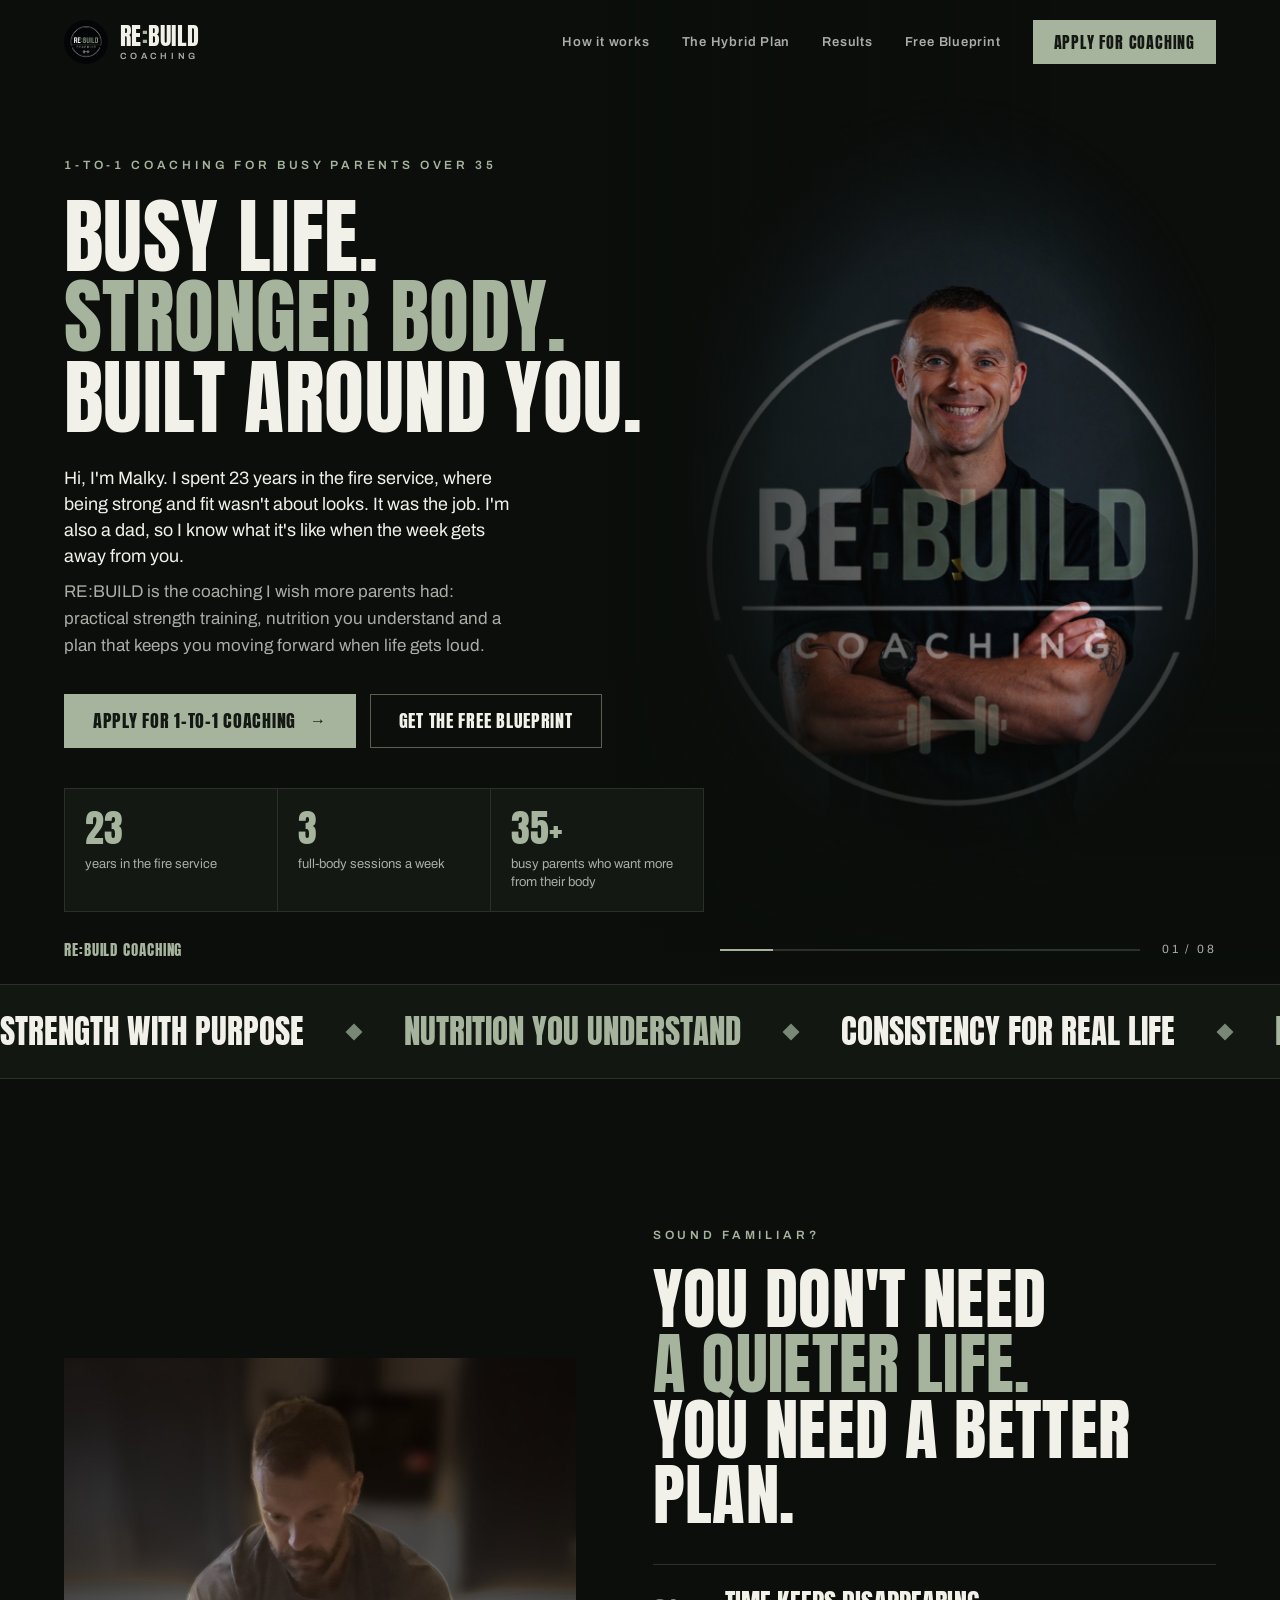
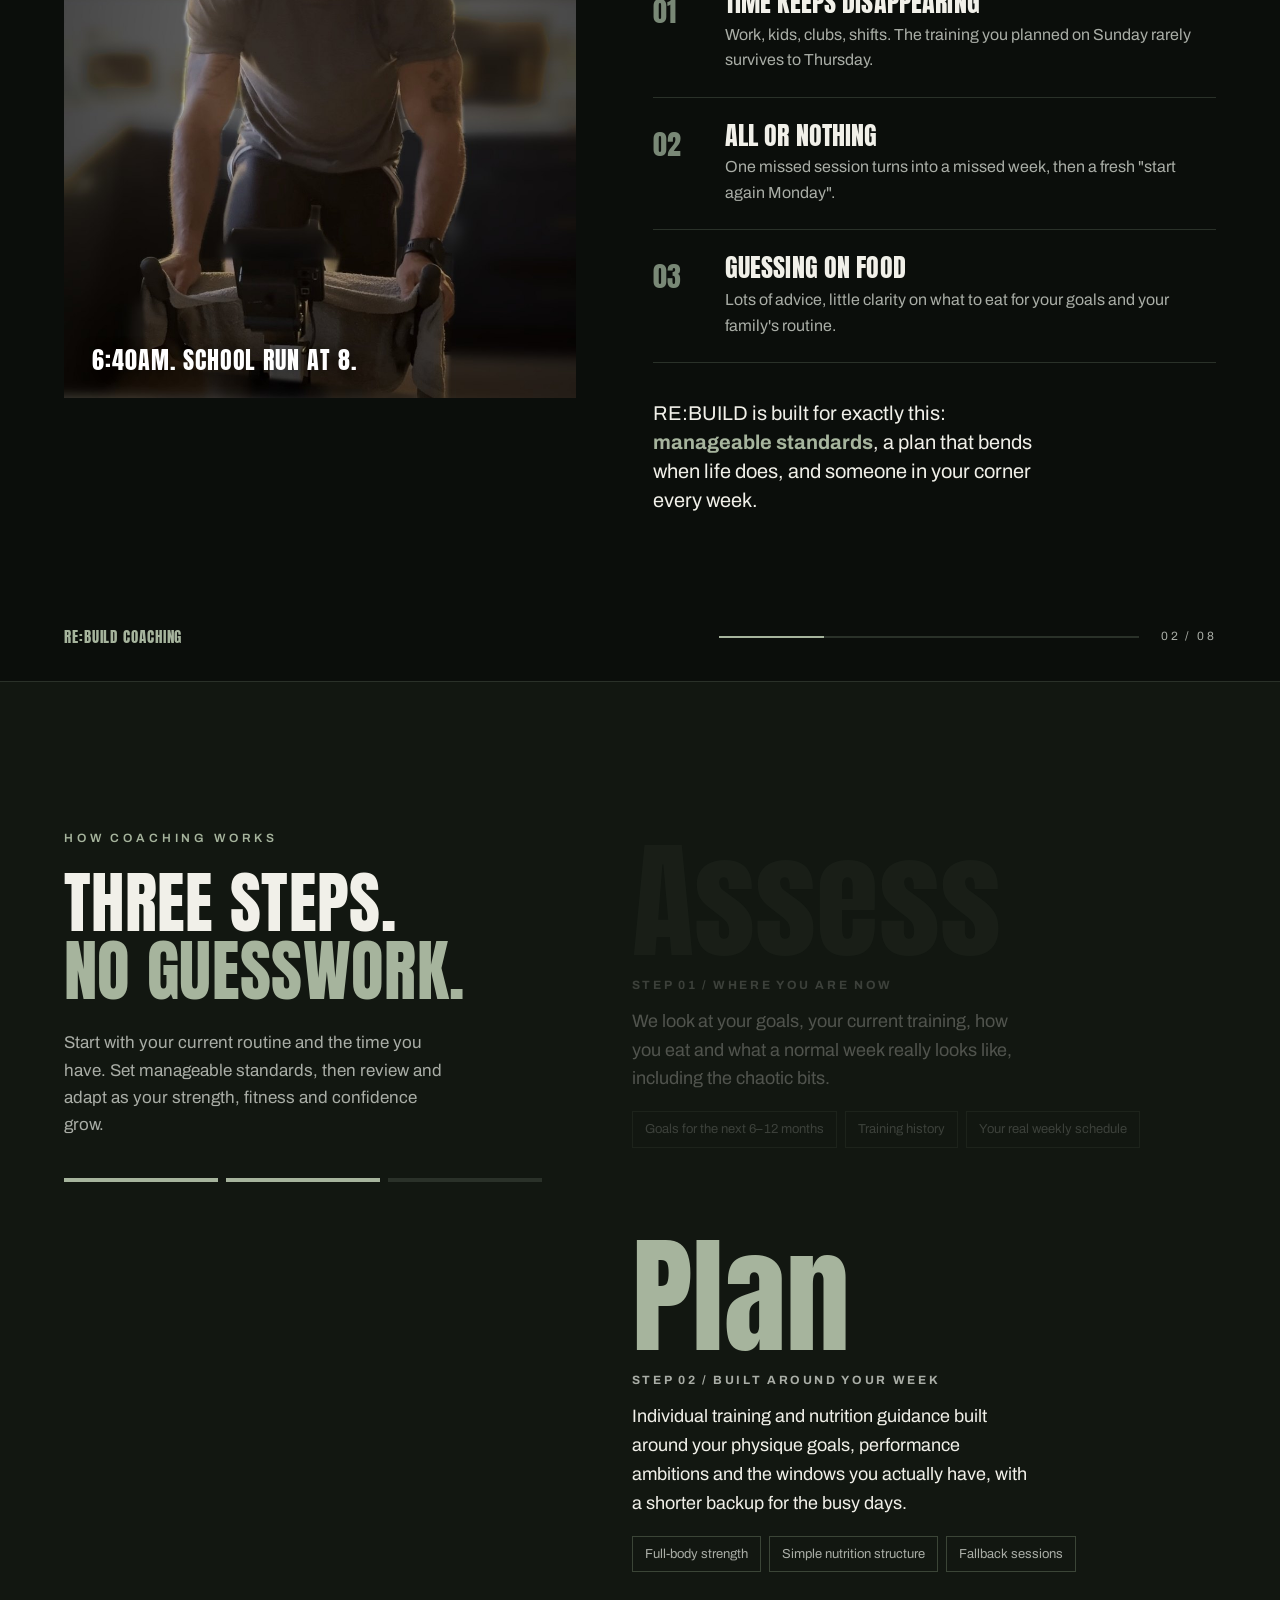
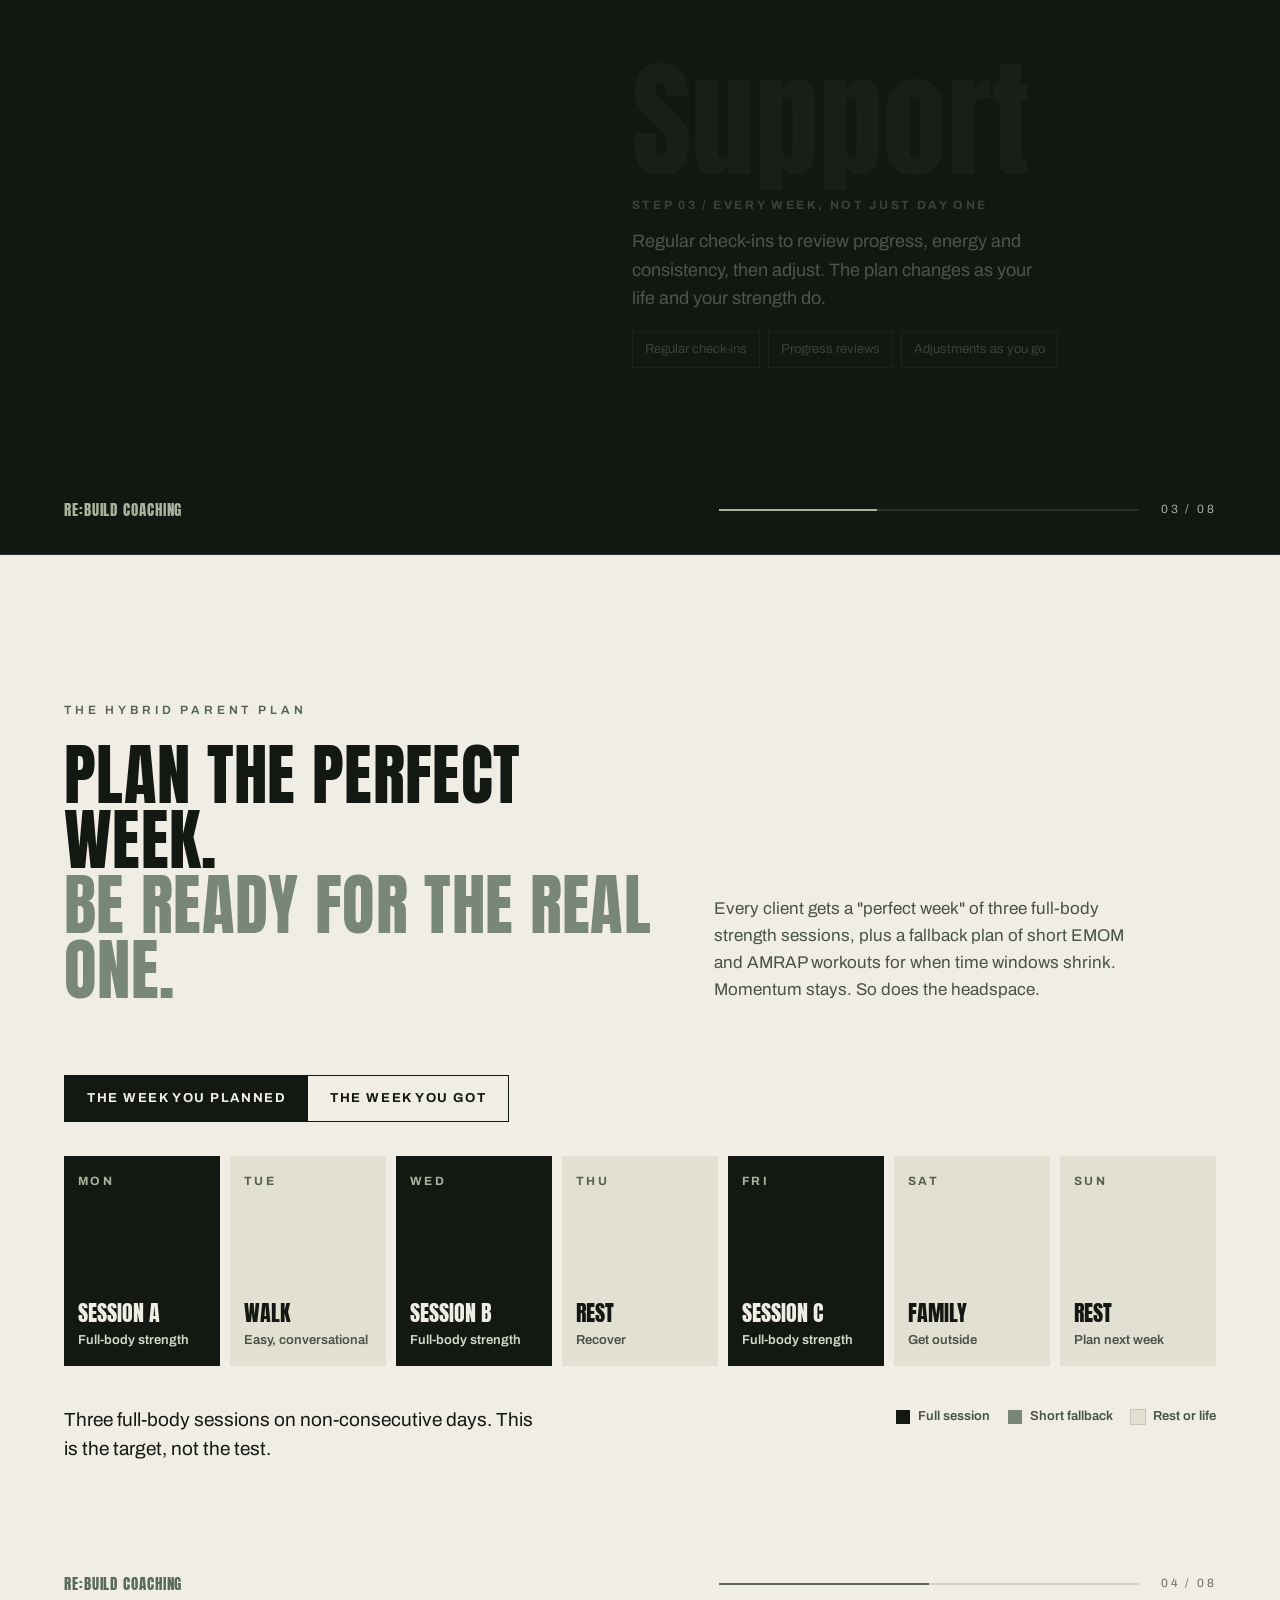
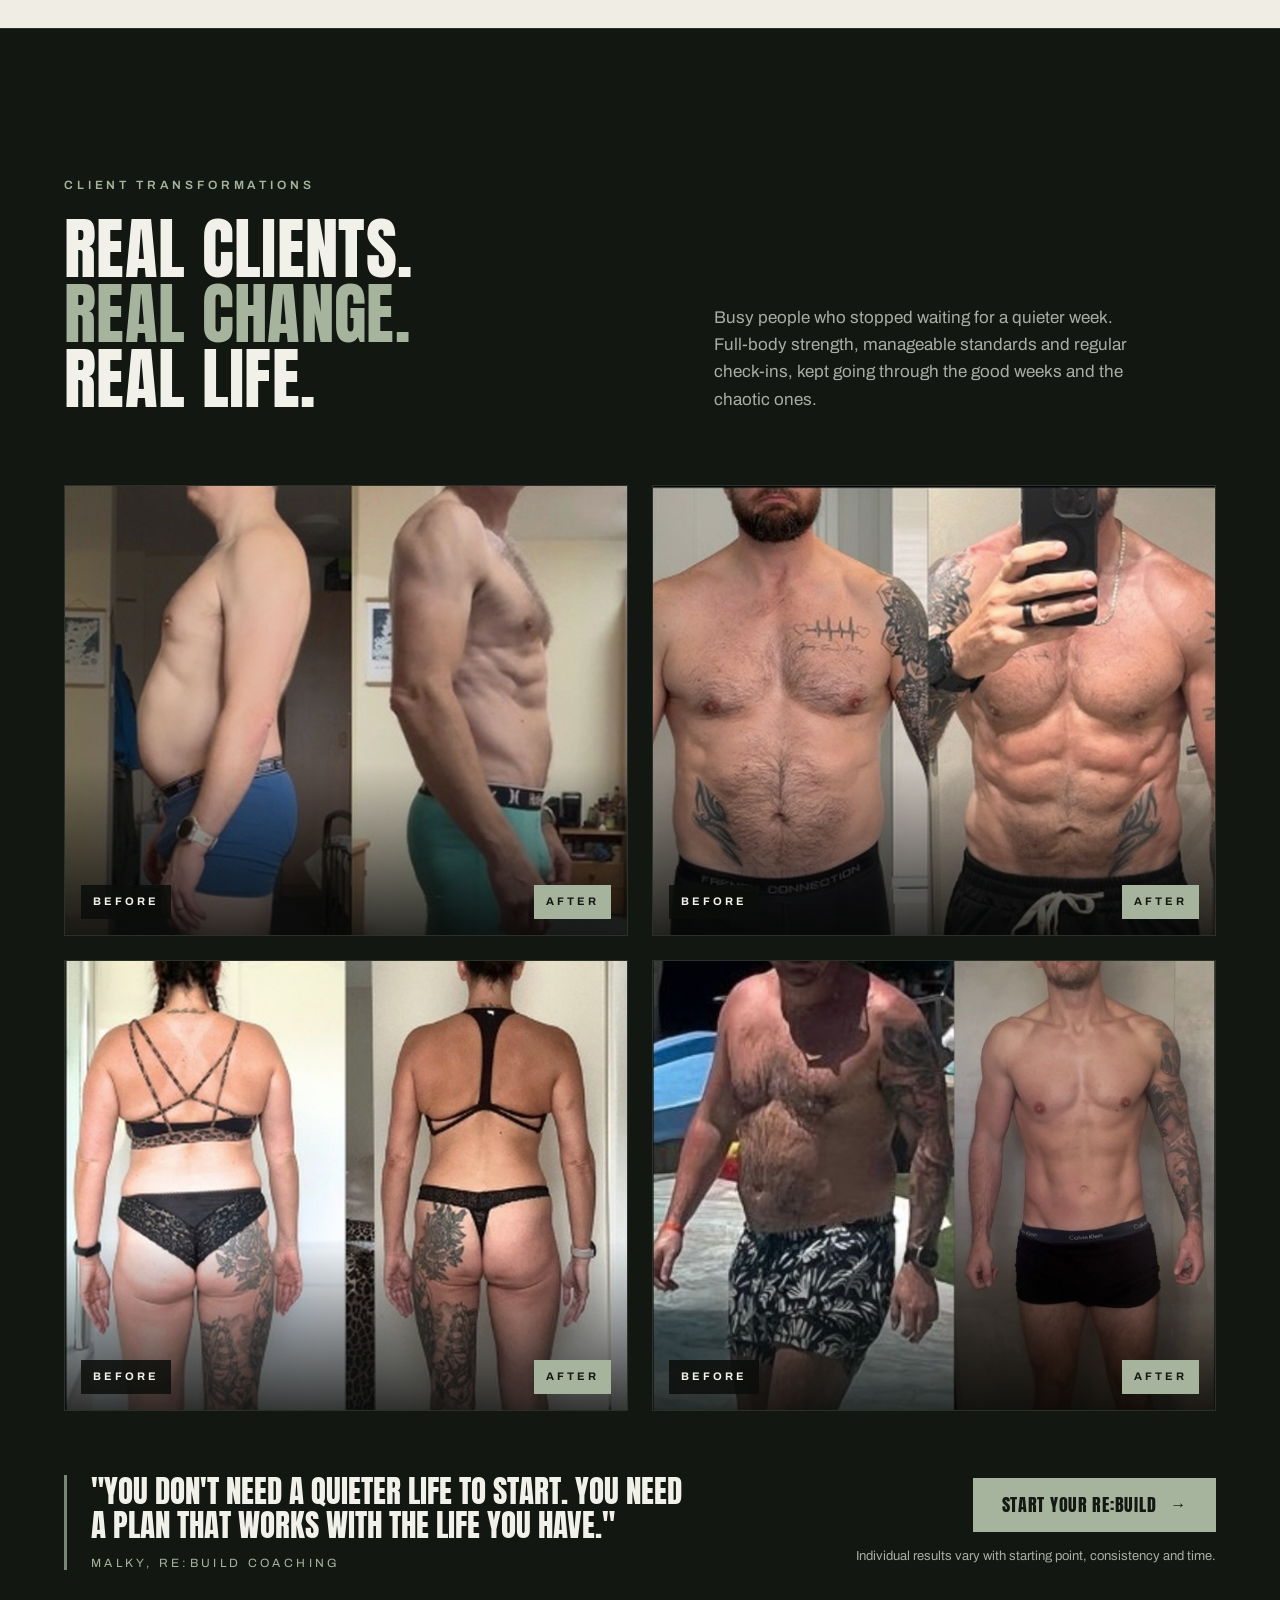
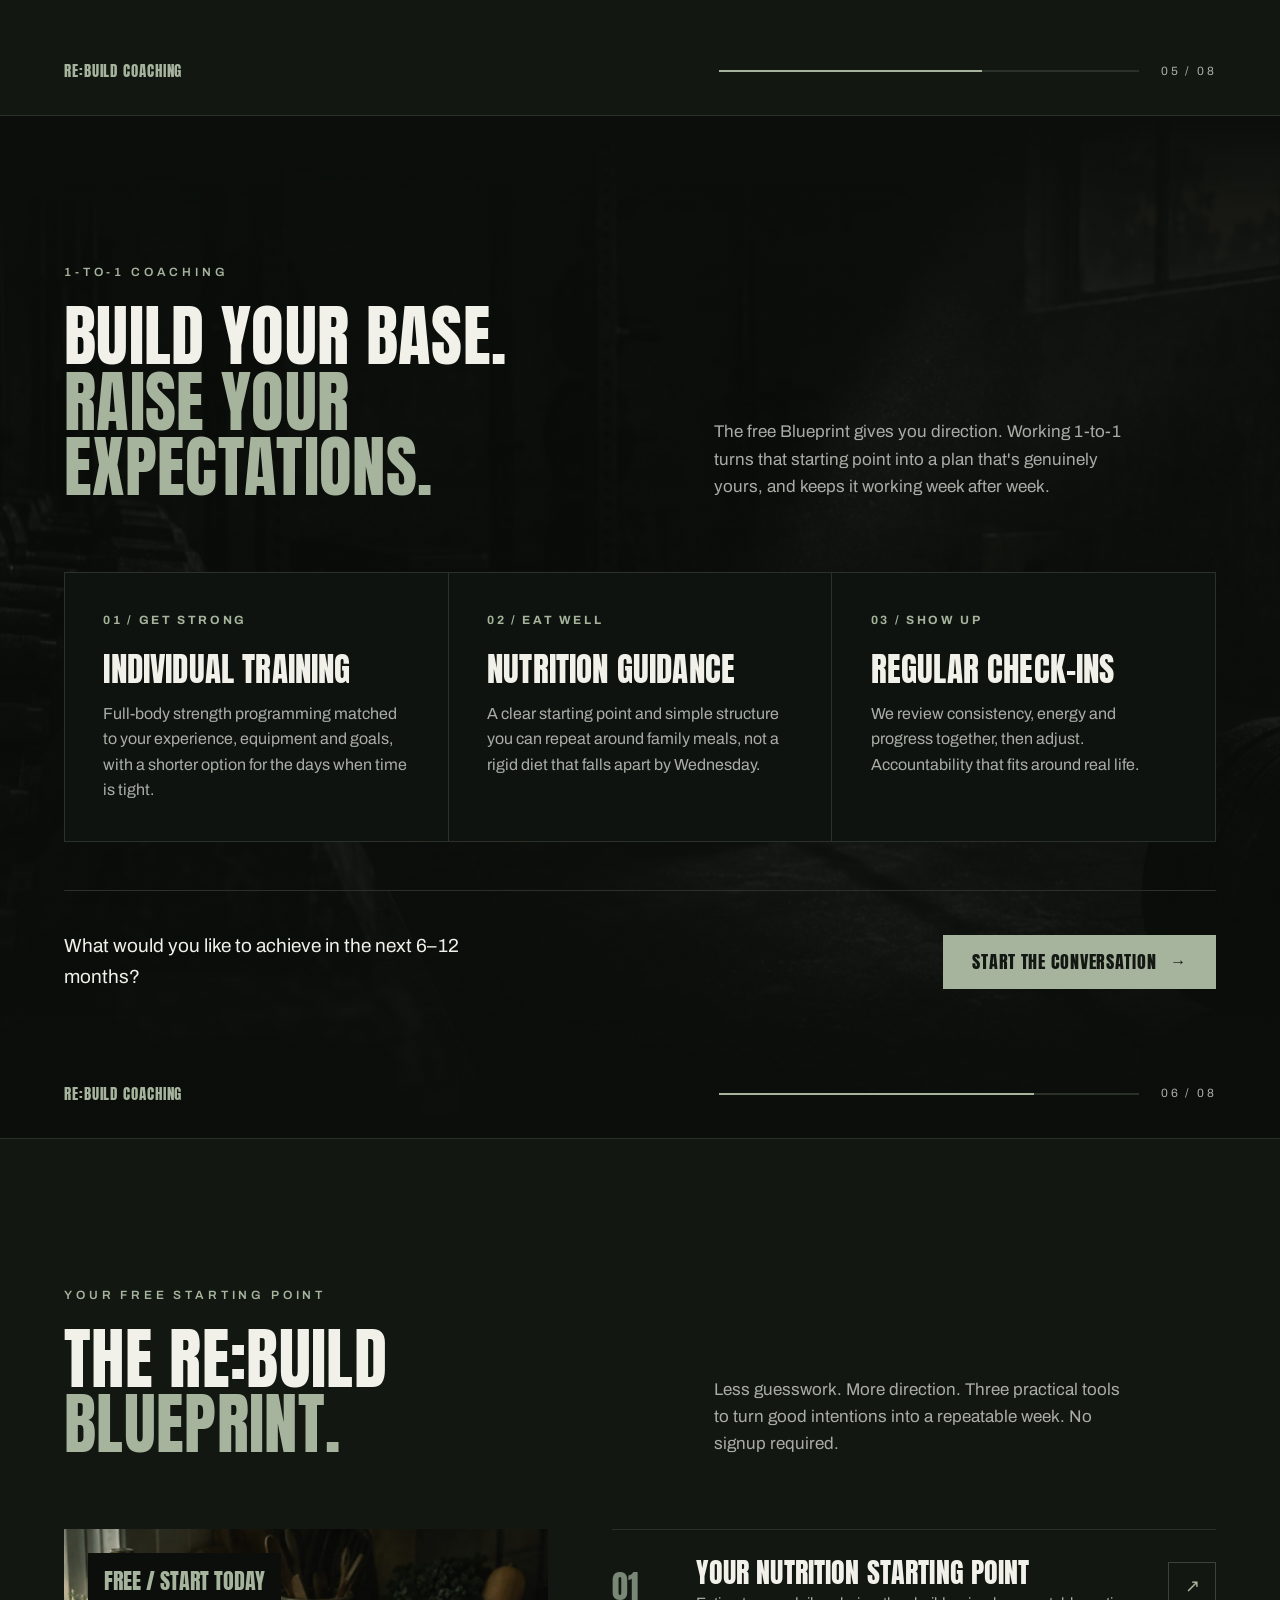
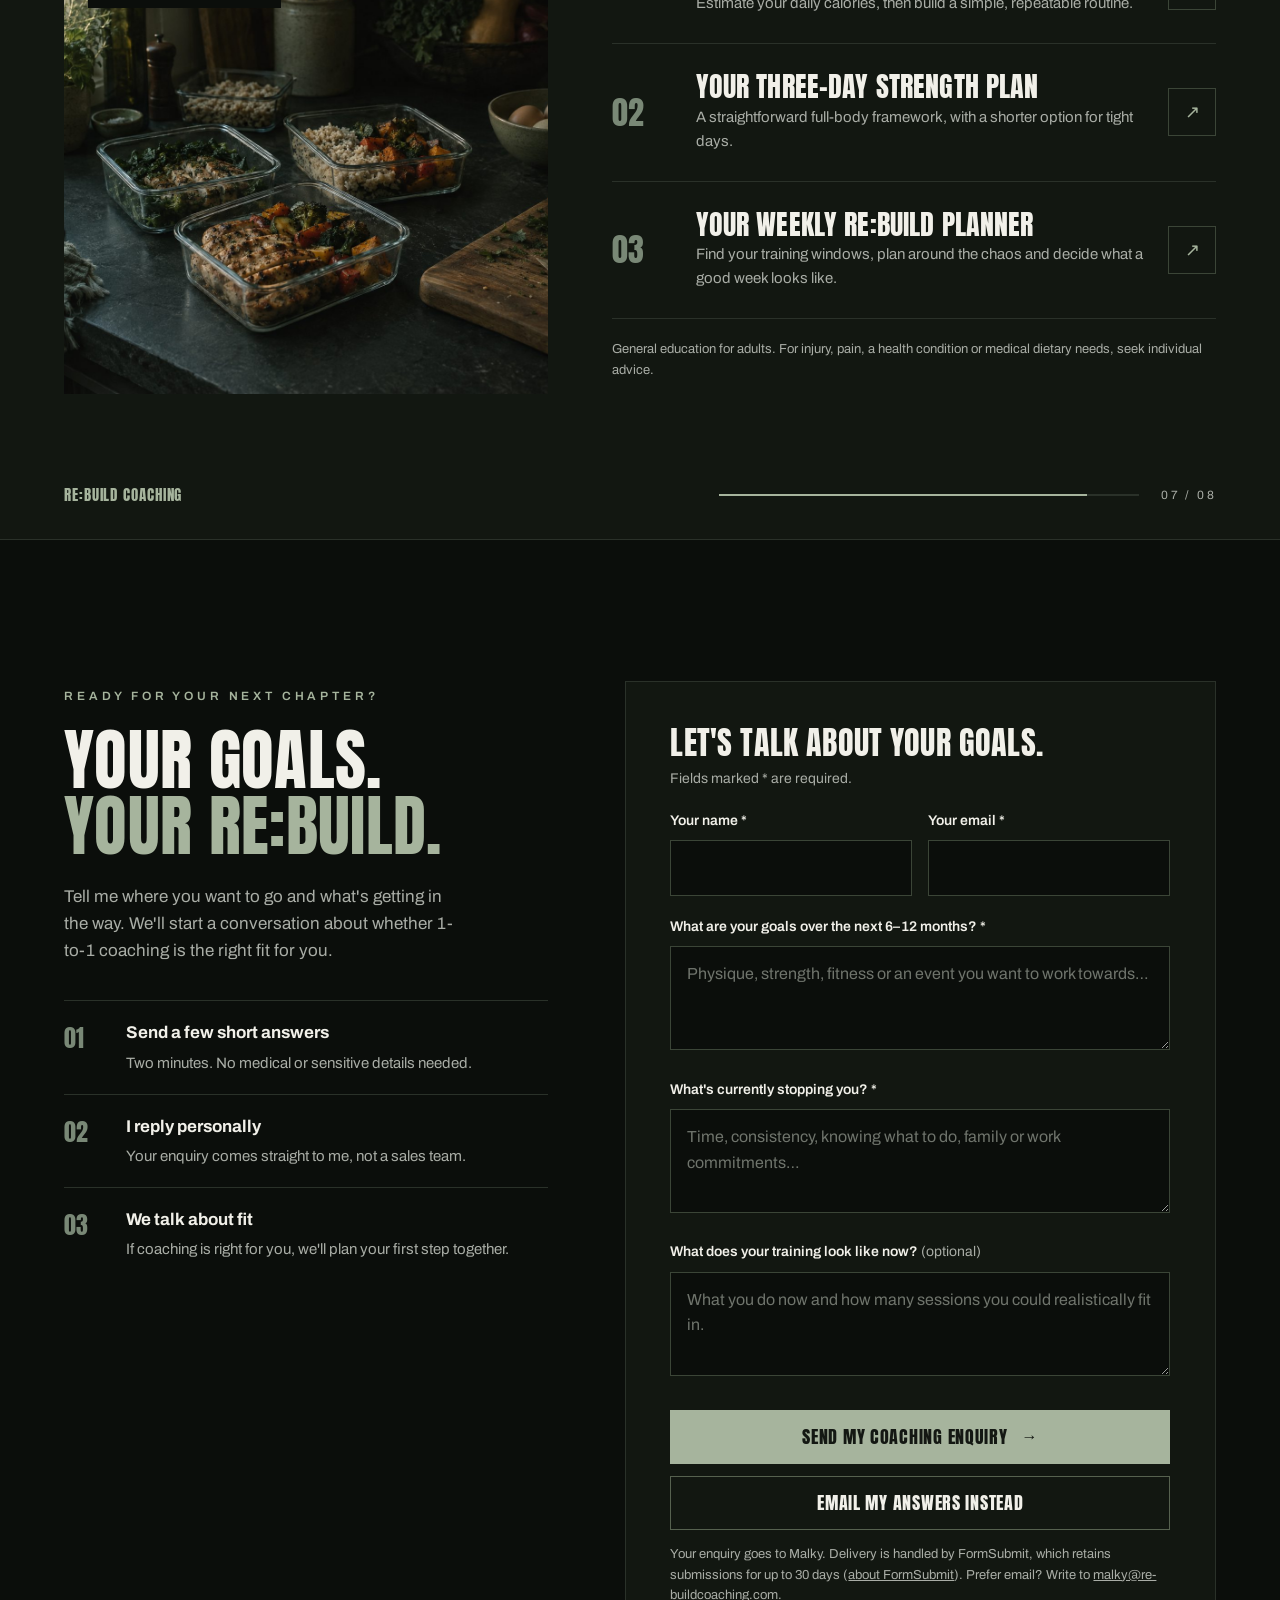
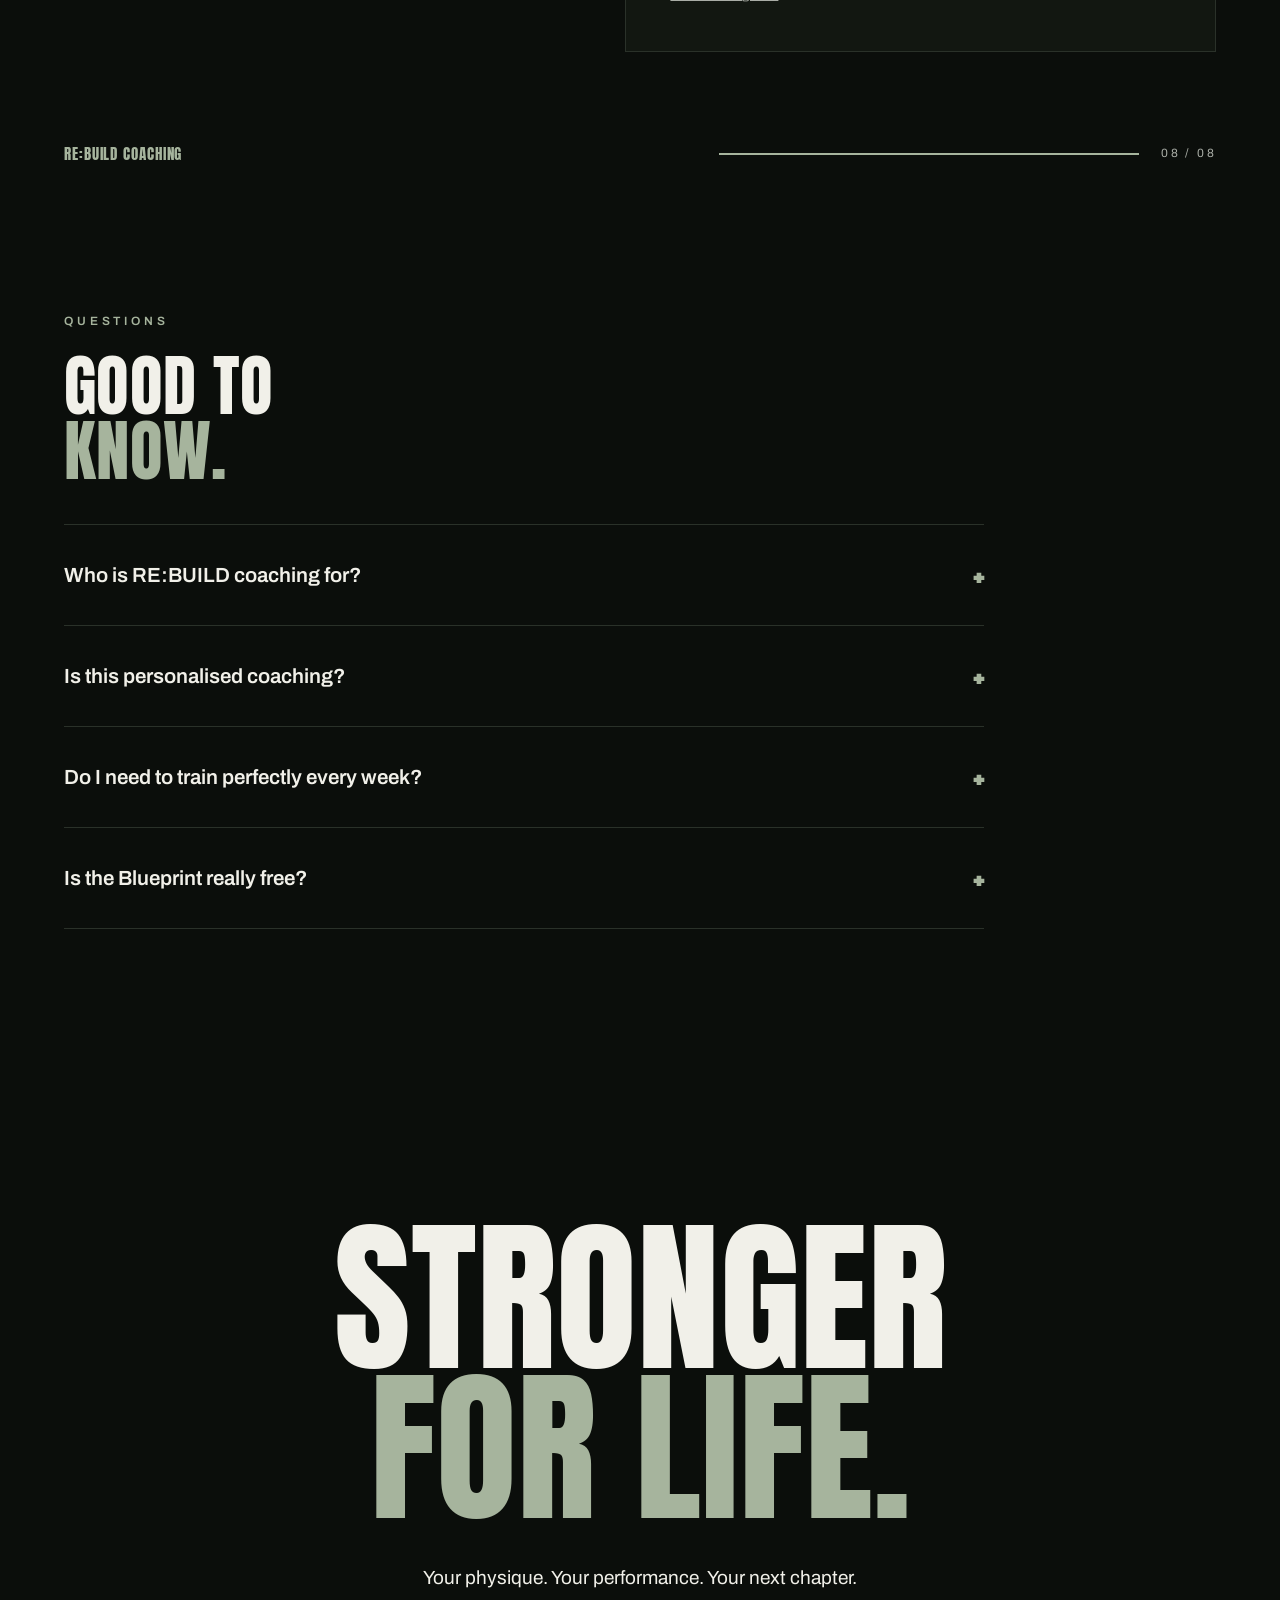
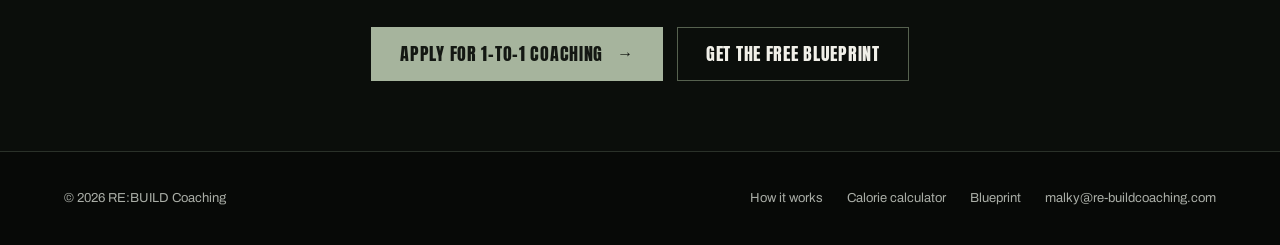
<file: index.html>
<!doctype html>
<html lang="en-GB">
<head>
<meta charset="utf-8">
<meta name="viewport" content="width=device-width,initial-scale=1">
<title>RE:BUILD Coaching | Strength coaching for busy parents over 35</title>
<meta name="description" content="1-to-1 strength, nutrition and accountability coaching for busy parents over 35. Plans built around the week you actually have.">
<meta name="theme-color" content="#0b0e0b">
<meta property="og:title" content="RE:BUILD Coaching | Busy life. Stronger body.">
<meta property="og:description" content="1-to-1 coaching for busy parents over 35. Training, nutrition and check-ins built around real life.">
<meta property="og:image" content="assets/coach-hero.jpg">
<link rel="icon" href="assets/logo.jpg">
<link rel="preload" href="assets/fonts/anton.woff2" as="font" type="font/woff2" crossorigin>
<link rel="preload" href="assets/fonts/archivo.woff2" as="font" type="font/woff2" crossorigin>
<link rel="stylesheet" href="styles.css">
<script>document.documentElement.classList.add('js')</script>
</head>
<body>
<a class="skip" href="#main">Skip to content</a>

<header class="site-header" id="top">
  <div class="wrap">
    <a class="brand" href="#top" aria-label="RE:BUILD Coaching home">
      <img src="assets/logo.jpg" alt="" width="44" height="44">
      <span class="brand-word">RE<span>:</span>BUILD<small>COACHING</small></span>
    </a>
    <nav class="nav" aria-label="Main">
      <a href="#method">How it works</a>
      <a href="#hybrid">The Hybrid Plan</a>
      <a href="#results">Results</a>
      <a href="#blueprint">Free Blueprint</a>
      <a class="btn" href="#enquire">Apply for coaching</a>
    </nav>
  </div>
</header>

<main id="main">
  <!-- HERO -->
  <section class="hero" aria-labelledby="hero-title">
    <div class="hero-media" aria-hidden="true">
      <img id="hero-img" src="assets/coach-hero.jpg" alt="" width="1100" height="1649" fetchpriority="high">
    </div>
    <div class="wrap hero-inner">
      <div class="eyebrow reveal">1-to-1 coaching for busy parents over 35</div>
      <h1 id="hero-title" class="reveal d1"><span>Busy life.</span> <em>Stronger body.</em> <span>Built around you.</span></h1>
      <p class="hero-lead reveal d2">Hi, I'm Malky. I spent 23 years in the fire service, where being strong and fit wasn't about looks. It was the job. I'm also a dad, so I know what it's like when the week gets away from you.</p>
      <p class="hero-sub reveal d2">RE:BUILD is the coaching I wish more parents had: practical strength training, nutrition you understand and a plan that keeps you moving forward when life gets loud.</p>
      <div class="cta-row reveal d3">
        <a class="btn" href="#enquire">Apply for 1-to-1 coaching <span class="arr">→</span></a>
        <a class="btn ghost" href="#blueprint">Get the free Blueprint</a>
      </div>
      <div class="facts hero-facts reveal d3">
        <div class="fact"><b>23</b><span>years in the fire service</span></div>
        <div class="fact"><b>3</b><span>full-body sessions a week</span></div>
        <div class="fact"><b>35+</b><span>busy parents who want more from their body</span></div>
      </div>
    </div>
    <div class="wrap slide-meta" aria-hidden="true"><span>RE:BUILD Coaching</span><i style="--p:0.125"></i><span>01 / 08</span></div>
  </section>

  <div class="marquee" aria-hidden="true">
    <div class="marquee-track">
      <span>Strength with purpose</span><span>Nutrition you understand</span><span>Consistency for real life</span><span>Build standards. Build strength.</span>
      <span>Strength with purpose</span><span>Nutrition you understand</span><span>Consistency for real life</span><span>Build standards. Build strength.</span>
    </div>
  </div>

  <!-- PROBLEM -->
  <section class="sec" aria-labelledby="problem-title">
    <div class="wrap problem">
      <figure class="problem-img reveal" style="margin:0">
        <img src="assets/kitchen-bike.jpg" alt="Malky on an exercise bike in his kitchen, fitting a session in before the day starts" width="961" height="1201" loading="lazy">
        <figcaption>6:40am. School run at 8.</figcaption>
      </figure>
      <div>
        <div class="eyebrow reveal">Sound familiar?</div>
        <h2 id="problem-title" class="h2 reveal d1"><span>You don't need</span> <em>a quieter life.</em> <span>You need a better plan.</span></h2>
        <ul class="pains">
          <li class="reveal"><span class="n">01</span><div><h3>Time keeps disappearing</h3><p>Work, kids, clubs, shifts. The training you planned on Sunday rarely survives to Thursday.</p></div></li>
          <li class="reveal d1"><span class="n">02</span><div><h3>All or nothing</h3><p>One missed session turns into a missed week, then a fresh "start again Monday".</p></div></li>
          <li class="reveal d2"><span class="n">03</span><div><h3>Guessing on food</h3><p>Lots of advice, little clarity on what to eat for your goals and your family's routine.</p></div></li>
        </ul>
        <p class="pivot reveal">RE:BUILD is built for exactly this: <strong>manageable standards</strong>, a plan that bends when life does, and someone in your corner every week.</p>
      </div>
    </div>
    <div class="wrap slide-meta" aria-hidden="true"><span>RE:BUILD Coaching</span><i style="--p:0.250"></i><span>02 / 08</span></div>
  </section>

  <!-- METHOD -->
  <section class="sec method" id="method" aria-labelledby="method-title">
    <div class="wrap method-grid">
      <div class="method-sticky">
        <div class="eyebrow">How coaching works</div>
        <h2 id="method-title">Three steps. <em>No guesswork.</em></h2>
        <p style="margin-top:24px;max-width:38ch">Start with your current routine and the time you have. Set manageable standards, then review and adapt as your strength, fitness and confidence grow.</p>
        <div class="method-meter" aria-hidden="true"><i></i><i></i><i></i></div>
      </div>
      <div class="steps">
        <article class="step" data-step="0">
          <div class="step-word">Assess</div>
          <div class="step-label">Step 01 / Where you are now</div>
          <p>We look at your goals, your current training, how you eat and what a normal week really looks like, including the chaotic bits.</p>
          <ul><li>Goals for the next 6–12 months</li><li>Training history</li><li>Your real weekly schedule</li></ul>
        </article>
        <article class="step" data-step="1">
          <div class="step-word">Plan</div>
          <div class="step-label">Step 02 / Built around your week</div>
          <p>Individual training and nutrition guidance built around your physique goals, performance ambitions and the windows you actually have, with a shorter backup for the busy days.</p>
          <ul><li>Full-body strength</li><li>Simple nutrition structure</li><li>Fallback sessions</li></ul>
        </article>
        <article class="step" data-step="2">
          <div class="step-word">Support</div>
          <div class="step-label">Step 03 / Every week, not just day one</div>
          <p>Regular check-ins to review progress, energy and consistency, then adjust. The plan changes as your life and your strength do.</p>
          <ul><li>Regular check-ins</li><li>Progress reviews</li><li>Adjustments as you go</li></ul>
        </article>
      </div>
    </div>
    <div class="wrap slide-meta" aria-hidden="true"><span>RE:BUILD Coaching</span><i style="--p:0.375"></i><span>03 / 08</span></div>
  </section>

  <!-- HYBRID PARENT PLAN -->
  <section class="sec hybrid" id="hybrid" aria-labelledby="hybrid-title">
    <div class="wrap">
      <div class="sec-head">
        <div>
          <div class="eyebrow reveal">The Hybrid Parent Plan</div>
          <h2 id="hybrid-title" class="reveal d1">Plan the perfect week. <em>Be ready for the real one.</em></h2>
        </div>
        <p class="reveal d2">Every client gets a "perfect week" of three full-body strength sessions, plus a fallback plan of short EMOM and AMRAP workouts for when time windows shrink. Momentum stays. So does the headspace.</p>
      </div>

      <div class="toggle reveal" role="group" aria-label="Choose which week to view">
        <button type="button" data-mode="perfect" aria-pressed="true">The week you planned</button>
        <button type="button" data-mode="real" aria-pressed="false">The week you got</button>
      </div>

      <div class="week reveal" id="week" aria-live="polite"></div>

      <div class="hybrid-foot">
        <p class="hybrid-note reveal" id="week-note">Three full-body sessions on non-consecutive days. This is the target, not the test.</p>
        <div class="legend reveal" aria-hidden="true">
          <span><i style="background:#141813"></i>Full session</span>
          <span><i style="background:#798876"></i>Short fallback</span>
          <span><i style="background:#e2dfd3;outline:1px solid #c9c6b9"></i>Rest or life</span>
        </div>
      </div>
    </div>
    <div class="wrap slide-meta" aria-hidden="true"><span>RE:BUILD Coaching</span><i style="--p:0.500"></i><span>04 / 08</span></div>
  </section>

  <!-- RESULTS -->
  <section class="sec results" id="results" aria-labelledby="results-title">
    <div class="wrap">
      <div class="sec-head">
        <div>
          <div class="eyebrow reveal">Client transformations</div>
          <h2 id="results-title" class="reveal d1"><span>Real clients.</span> <em>Real change.</em> <span>Real life.</span></h2>
        </div>
        <p class="reveal d2">Busy people who stopped waiting for a quieter week. Full-body strength, manageable standards and regular check-ins, kept going through the good weeks and the chaotic ones.</p>
      </div>
      <div class="results-grid">
        <figure class="ba reveal"><img src="assets/result-1.jpg" alt="Client transformation, side view: before on the left, after on the right" width="678" height="584" loading="lazy"><span class="tag b">Before</span><span class="tag a">After</span></figure>
        <figure class="ba reveal d1"><img src="assets/result-2.jpg" alt="Client transformation, front view: before on the left, after on the right" width="750" height="584" loading="lazy"><span class="tag b">Before</span><span class="tag a">After</span></figure>
        <figure class="ba reveal"><img src="assets/result-3.jpg" alt="Client transformation, back view: before on the left, after on the right" width="716" height="584" loading="lazy"><span class="tag b">Before</span><span class="tag a">After</span></figure>
        <figure class="ba reveal d1"><img src="assets/result-4.jpg" alt="Client transformation, front view: before on the left, after on the right" width="630" height="516" loading="lazy"><span class="tag b">Before</span><span class="tag a">After</span></figure>
      </div>
      <div class="results-foot">
        <blockquote class="reveal">"You don't need a quieter life to start. You need a plan that works with the life you have."<cite>Malky, RE:BUILD Coaching</cite></blockquote>
        <div class="reveal d1"><a class="btn" href="#enquire">Start your RE:BUILD <span class="arr">→</span></a><p class="results-note">Individual results vary with starting point, consistency and time.</p></div>
      </div>
    </div>
    <div class="wrap slide-meta" aria-hidden="true"><span>RE:BUILD Coaching</span><i style="--p:0.625"></i><span>05 / 08</span></div>
  </section>

  <!-- OFFER -->
  <section class="sec offer" id="coaching" aria-labelledby="offer-title">
    <div class="offer-bg" aria-hidden="true"><img id="offer-img" src="assets/gen-gym.jpg" alt="" loading="lazy" width="1536" height="1024"></div>
    <div class="wrap">
      <div class="sec-head">
        <div>
          <div class="eyebrow reveal">1-to-1 coaching</div>
          <h2 id="offer-title" class="reveal d1">Build your base. <em>Raise your expectations.</em></h2>
        </div>
        <p class="reveal d2">The free Blueprint gives you direction. Working 1-to-1 turns that starting point into a plan that's genuinely yours, and keeps it working week after week.</p>
      </div>
      <div class="pillars">
        <article class="pillar reveal"><div class="k">01 / Get strong</div><h3>Individual training</h3><p>Full-body strength programming matched to your experience, equipment and goals, with a shorter option for the days when time is tight.</p></article>
        <article class="pillar reveal d1"><div class="k">02 / Eat well</div><h3>Nutrition guidance</h3><p>A clear starting point and simple structure you can repeat around family meals, not a rigid diet that falls apart by Wednesday.</p></article>
        <article class="pillar reveal d2"><div class="k">03 / Show up</div><h3>Regular check-ins</h3><p>We review consistency, energy and progress together, then adjust. Accountability that fits around real life.</p></article>
      </div>
      <div class="offer-cta reveal">
        <p>What would you like to achieve in the next 6–12 months?</p>
        <a class="btn" href="#enquire">Start the conversation <span class="arr">→</span></a>
      </div>
    </div>
    <div class="wrap slide-meta" aria-hidden="true"><span>RE:BUILD Coaching</span><i style="--p:0.750"></i><span>06 / 08</span></div>
  </section>

  <!-- BLUEPRINT -->
  <section class="sec blueprint" id="blueprint" aria-labelledby="bp-title">
    <div class="wrap">
      <div class="sec-head">
        <div>
          <div class="eyebrow reveal">Your free starting point</div>
          <h2 id="bp-title" class="reveal d1">The RE:BUILD <em>Blueprint.</em></h2>
        </div>
        <p class="reveal d2">Less guesswork. More direction. Three practical tools to turn good intentions into a repeatable week. No signup required.</p>
      </div>
      <div class="bp-grid">
        <div class="bp-img reveal">
          <img src="assets/gen-kitchen.jpg" alt="Simple weekday meal prep containers on a dark kitchen counter" width="1536" height="1024" loading="lazy">
          <span class="free">Free / start today</span>
        </div>
        <div>
          <div class="tools">
            <a class="tool reveal" href="calories/"><span class="n">01</span><div><h3>Your nutrition starting point</h3><p>Estimate your daily calories, then build a simple, repeatable routine.</p></div><span class="go" aria-hidden="true">↗</span></a>
            <a class="tool reveal d1" href="blueprint/#strength"><span class="n">02</span><div><h3>Your three-day strength plan</h3><p>A straightforward full-body framework, with a shorter option for tight days.</p></div><span class="go" aria-hidden="true">↗</span></a>
            <a class="tool reveal d2" href="blueprint/#planner"><span class="n">03</span><div><h3>Your weekly RE:BUILD planner</h3><p>Find your training windows, plan around the chaos and decide what a good week looks like.</p></div><span class="go" aria-hidden="true">↗</span></a>
          </div>
          <p class="bp-note reveal">General education for adults. For injury, pain, a health condition or medical dietary needs, seek individual advice.</p>
        </div>
      </div>
    </div>
    <div class="wrap slide-meta" aria-hidden="true"><span>RE:BUILD Coaching</span><i style="--p:0.875"></i><span>07 / 08</span></div>
  </section>

  <!-- ENQUIRE -->
  <section class="sec" id="enquire" aria-labelledby="enq-title">
    <div class="wrap enquire-grid">
      <div>
        <div class="eyebrow reveal">Ready for your next chapter?</div>
        <h2 id="enq-title" class="h2 reveal d1">Your goals. <em>Your RE:BUILD.</em></h2>
        <p class="reveal d2" style="margin-top:24px;max-width:40ch">Tell me where you want to go and what's getting in the way. We'll start a conversation about whether 1-to-1 coaching is the right fit for you.</p>
        <ol class="next-steps reveal">
          <li><div><b>Send a few short answers</b><span>Two minutes. No medical or sensitive details needed.</span></div></li>
          <li><div><b>I reply personally</b><span>Your enquiry comes straight to me, not a sales team.</span></div></li>
          <li><div><b>We talk about fit</b><span>If coaching is right for you, we'll plan your first step together.</span></div></li>
        </ol>
      </div>

      <form id="coaching-enquiry" class="enquiry reveal" action="https://formsubmit.co/malky@re-buildcoaching.com" method="POST" novalidate>
        <input type="hidden" name="_subject" value="New RE:BUILD 1-to-1 coaching enquiry">
        <input type="hidden" name="_template" value="table">
        <input type="text" name="_honey" tabindex="-1" autocomplete="off" aria-hidden="true" style="display:none">
        <h3 style="font-size:32px">Let's talk about your goals.</h3>
        <p style="font-size:14px;margin:8px 0 0">Fields marked * are required.</p>
        <div class="form-row">
          <div><label for="enquiry-name">Your name *</label><input id="enquiry-name" name="name" autocomplete="name" required maxlength="100"></div>
          <div><label for="enquiry-email">Your email *</label><input id="enquiry-email" name="email" type="email" autocomplete="email" required maxlength="150"></div>
        </div>
        <label for="enquiry-goals">What are your goals over the next 6–12 months? *</label>
        <textarea id="enquiry-goals" name="goals" required maxlength="700" placeholder="Physique, strength, fitness or an event you want to work towards…"></textarea>
        <label for="enquiry-obstacles">What's currently stopping you? *</label>
        <textarea id="enquiry-obstacles" name="obstacles" required maxlength="700" placeholder="Time, consistency, knowing what to do, family or work commitments…"></textarea>
        <label for="enquiry-routine">What does your training look like now? <span class="opt">(optional)</span></label>
        <textarea id="enquiry-routine" name="routine" maxlength="500" placeholder="What you do now and how many sessions you could realistically fit in."></textarea>
        <div class="form-actions">
          <button class="btn" type="submit">Send my coaching enquiry <span class="arr">→</span></button>
          <a class="btn ghost" id="enquiry-email-link" href="mailto:malky@re-buildcoaching.com?subject=RE%3ABUILD%20coaching%20enquiry">Email my answers instead</a>
        </div>
        <p id="enquiry-status" role="status" aria-live="polite"></p>
        <p class="form-note">Your enquiry goes to Malky. Delivery is handled by FormSubmit, which retains submissions for up to 30 days (<a href="https://formsubmit.co/help" target="_blank" rel="noopener">about FormSubmit</a>). Prefer email? Write to <a href="mailto:malky@re-buildcoaching.com">malky@re-buildcoaching.com</a>.</p>
      </form>
    </div>
    <div class="wrap slide-meta" aria-hidden="true"><span>RE:BUILD Coaching</span><i style="--p:1.000"></i><span>08 / 08</span></div>
  </section>

  <!-- FAQ -->
  <section class="sec" style="padding-top:0" aria-labelledby="faq-title">
    <div class="wrap">
      <div class="eyebrow reveal">Questions</div>
      <h2 id="faq-title" class="h2 reveal d1" style="margin-bottom:40px">Good to <em>know.</em></h2>
      <div class="faq-list reveal">
        <details><summary>Who is RE:BUILD coaching for?</summary><div class="faq-body"><div><p>Busy parents over 35 who want to get stronger, fitter and feel like themselves again, without needing a perfectly quiet week to do it.</p></div></div></details>
        <details><summary>Is this personalised coaching?</summary><div class="faq-body"><div><p>Yes. The free Blueprint is a general starting point. 1-to-1 coaching adapts your training, nutrition and weekly goals to your circumstances and progress.</p></div></div></details>
        <details><summary>Do I need to train perfectly every week?</summary><div class="faq-body"><div><p>No. Plan for the week you have. That's the whole idea of the Hybrid Parent Plan: three full sessions when you can, shorter fallback workouts when you can't, and a routine you can maintain.</p></div></div></details>
        <details><summary>Is the Blueprint really free?</summary><div class="faq-body"><div><p>Yes. Open the calorie calculator, strength plan and weekly planner straight away. No signup required.</p></div></div></details>
      </div>
    </div>
  </section>

  <!-- CLOSER -->
  <section class="closer" aria-label="Closing">
    <div class="wrap">
      <div class="big reveal">Stronger<br><em>for life.</em></div>
      <p class="reveal d1">Your physique. Your performance. Your next chapter.</p>
      <div class="cta-row reveal d2">
        <a class="btn" href="#enquire">Apply for 1-to-1 coaching <span class="arr">→</span></a>
        <a class="btn ghost" href="#blueprint">Get the free Blueprint</a>
      </div>
    </div>
  </section>
</main>

<footer class="site-footer">
  <div class="wrap">
    <span>© <span id="yr">2026</span> RE:BUILD Coaching</span>
    <nav aria-label="Footer">
      <a href="#method">How it works</a>
      <a href="calories/">Calorie calculator</a>
      <a href="blueprint/">Blueprint</a>
      <a href="mailto:malky@re-buildcoaching.com">malky@re-buildcoaching.com</a>
    </nav>
  </div>
</footer>

<div class="mobile-cta" id="mobile-cta"><a class="btn" href="#enquire">Apply for coaching <span class="arr">→</span></a></div>

<script src="main.js"></script>
</body>
</html>
</file>
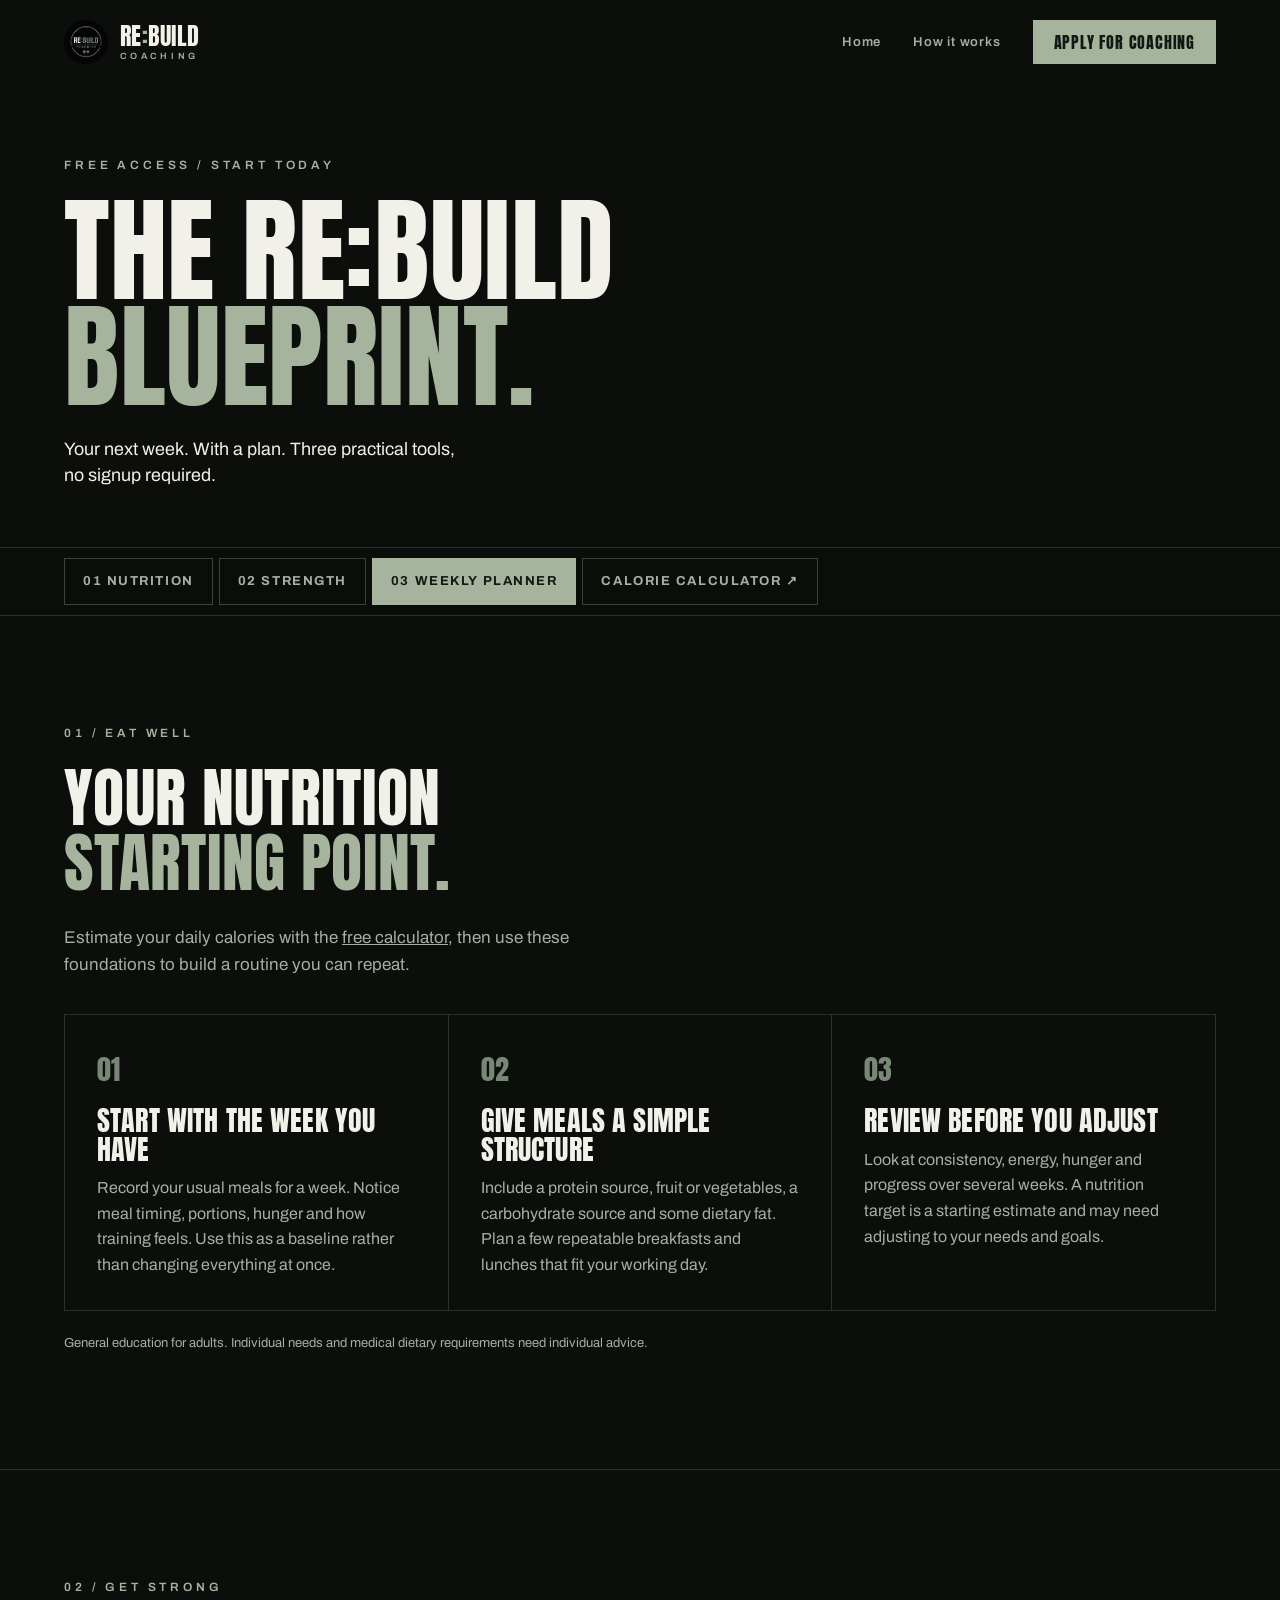
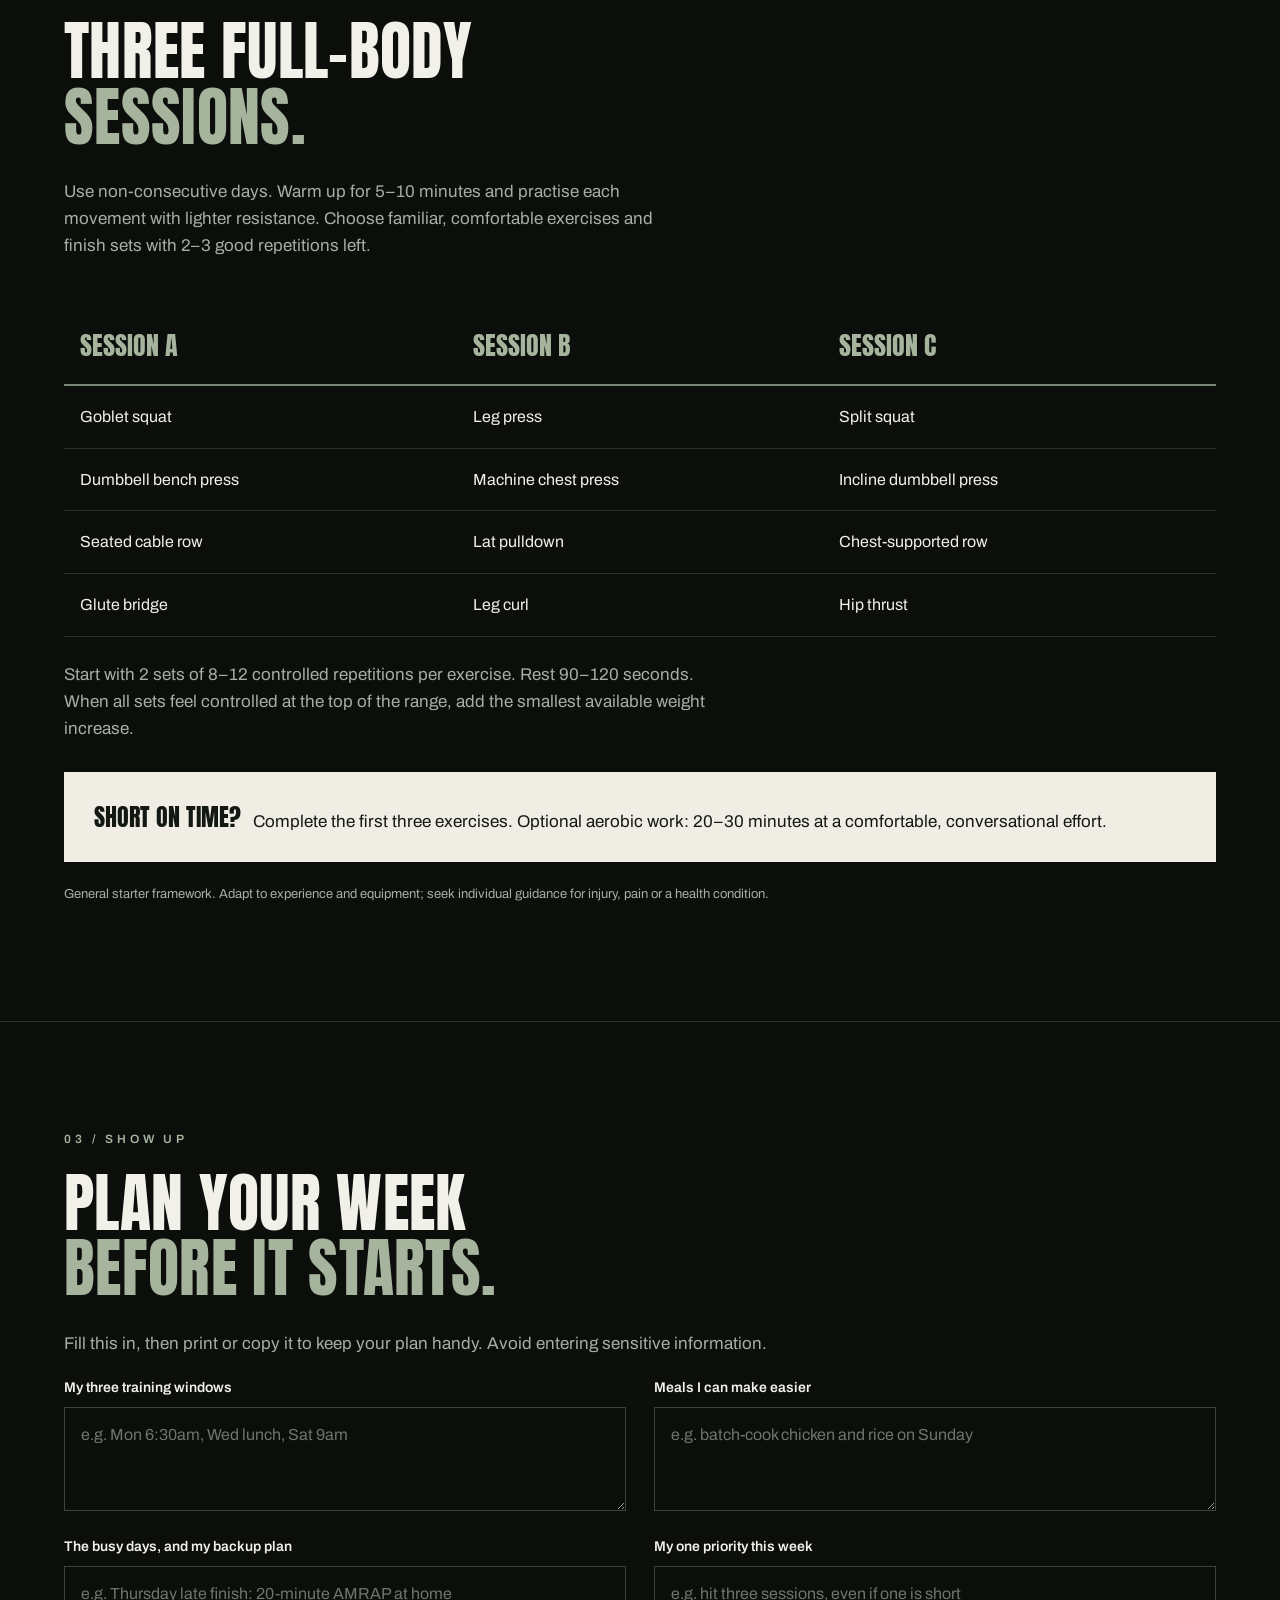
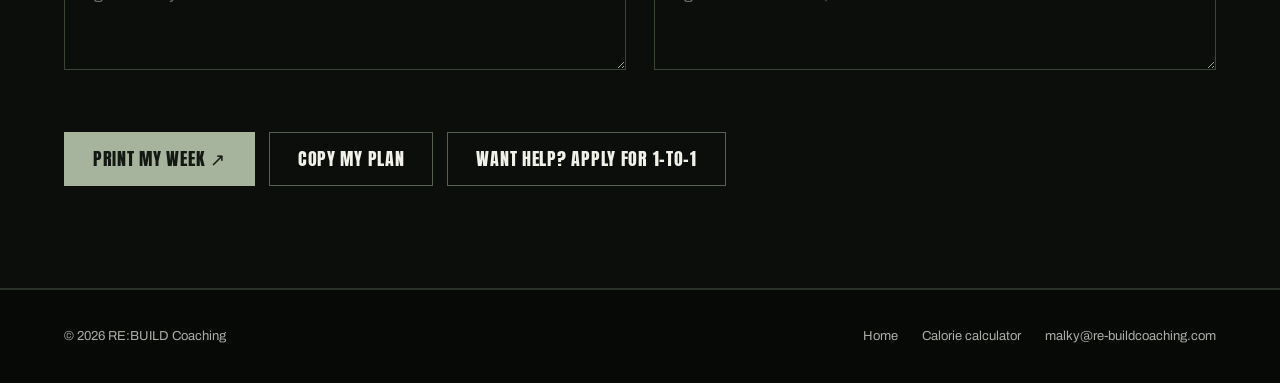
<file: blueprint/index.html>
<!doctype html>
<html lang="en-GB">
<head>
<meta charset="utf-8">
<meta name="viewport" content="width=device-width,initial-scale=1">
<title>The RE:BUILD Blueprint | Free nutrition, strength and weekly planning tools</title>
<meta name="description" content="Free RE:BUILD Blueprint for busy parents: nutrition foundations, a three-day full-body strength plan and a weekly planner. No signup required.">
<meta name="theme-color" content="#0b0e0b">
<link rel="icon" href="../assets/logo.jpg">
<link rel="stylesheet" href="../styles.css">
<script>document.documentElement.classList.add('js')</script>
<style>
.bp-hero{padding:150px 0 50px}
.bp-hero h1{font-size:clamp(56px,9vw,130px);line-height:.92}
.bp-tabs{position:sticky;top:68px;z-index:20;background:rgba(11,14,11,.95);backdrop-filter:blur(8px);border-block:1px solid var(--line)}
.bp-tabs .wrap{display:flex;gap:6px;overflow-x:auto;padding-top:10px;padding-bottom:10px}
.bp-tabs a{flex:none;text-decoration:none;font-size:13px;font-weight:700;letter-spacing:.12em;text-transform:uppercase;padding:12px 18px;border:1px solid #3b4537;color:var(--muted);transition:all .2s}
.bp-tabs a:hover,.bp-tabs a.on{background:var(--sage-hi);border-color:var(--sage-hi);color:var(--bone-ink)}
.bp-sec{padding:clamp(64px,8vw,110px) 0;border-bottom:1px solid var(--line)}
.bp-sec h2{font-size:clamp(40px,5vw,72px);margin-bottom:28px}
.cards{display:grid;grid-template-columns:repeat(3,1fr);gap:1px;background:var(--line);border:1px solid var(--line);margin-top:36px}
.card{background:var(--bg);padding:32px}
.card .k{font-family:var(--display);font-size:28px;color:var(--sage)}
.card h3{font-size:28px;margin:14px 0 12px}
.card p{margin:0;font-size:16px}
.small{font-size:13px;margin-top:22px}
.tbl{width:100%;border-collapse:collapse;margin-top:30px;font-size:16px}
.tbl th,.tbl td{text-align:left;padding:18px 16px;border-bottom:1px solid var(--line)}
.tbl th{font-family:var(--display);font-weight:400;font-size:26px;text-transform:uppercase;color:var(--sage-hi);border-bottom:2px solid var(--sage)}
.tbl td{color:var(--ink)}
.tbl tr:hover td{background:var(--bg2)}
.callout{margin-top:30px;background:var(--bone);color:var(--bone-ink);padding:26px 30px;font-size:17px}
.callout b{font-family:var(--display);font-weight:400;font-size:24px;text-transform:uppercase;margin-right:8px}
.planner{display:grid;grid-template-columns:1fr 1fr;gap:16px 28px;margin-top:20px}
.planner label{margin-top:0}
#save-status{font-size:14px;color:var(--sage-pale);margin:16px 0 0;min-height:1.4em}
@media(max-width:900px){.cards,.planner{grid-template-columns:1fr}.tbl{font-size:14px}.tbl th{font-size:20px}.tbl th,.tbl td{padding:12px 8px}}
@media print{.site-header,.bp-tabs,.bp-hero,#nutrition,#strength,.site-footer,.no-print,.mobile-cta{display:none!important}body{background:#fff;color:#000}.bp-sec{border:0;padding:0}h2,label{color:#000!important}textarea{border:1px solid #888;color:#000;background:#fff;min-height:140px}}
</style>
</head>
<body>
<header class="site-header" id="top">
  <div class="wrap">
    <a class="brand" href="../" aria-label="RE:BUILD Coaching home">
      <img src="../assets/logo.jpg" alt="" width="44" height="44">
      <span class="brand-word">RE<span>:</span>BUILD<small>COACHING</small></span>
    </a>
    <nav class="nav" aria-label="Main">
      <a href="../">Home</a>
      <a href="../#method">How it works</a>
      <a class="btn" href="../#enquire">Apply for coaching</a>
    </nav>
  </div>
</header>

<main>
  <section class="bp-hero">
    <div class="wrap">
      <div class="eyebrow reveal">Free access / start today</div>
      <h1 class="reveal d1">The RE:BUILD <em>Blueprint.</em></h1>
      <p class="hero-lead reveal d2" style="max-width:40ch">Your next week. With a plan. Three practical tools, no signup required.</p>
    </div>
  </section>

  <div class="bp-tabs"><div class="wrap">
    <a href="#nutrition">01 Nutrition</a><a href="#strength">02 Strength</a><a href="#planner">03 Weekly planner</a><a href="../calories/">Calorie calculator ↗</a>
  </div></div>

  <section class="bp-sec" id="nutrition">
    <div class="wrap">
      <div class="eyebrow">01 / Eat well</div>
      <h2>Your nutrition <em>starting point.</em></h2>
      <p style="max-width:56ch">Estimate your daily calories with the <a href="../calories/">free calculator</a>, then use these foundations to build a routine you can repeat.</p>
      <div class="cards">
        <div class="card reveal"><span class="k">01</span><h3>Start with the week you have</h3><p>Record your usual meals for a week. Notice meal timing, portions, hunger and how training feels. Use this as a baseline rather than changing everything at once.</p></div>
        <div class="card reveal d1"><span class="k">02</span><h3>Give meals a simple structure</h3><p>Include a protein source, fruit or vegetables, a carbohydrate source and some dietary fat. Plan a few repeatable breakfasts and lunches that fit your working day.</p></div>
        <div class="card reveal d2"><span class="k">03</span><h3>Review before you adjust</h3><p>Look at consistency, energy, hunger and progress over several weeks. A nutrition target is a starting estimate and may need adjusting to your needs and goals.</p></div>
      </div>
      <p class="small">General education for adults. Individual needs and medical dietary requirements need individual advice.</p>
    </div>
  </section>

  <section class="bp-sec" id="strength">
    <div class="wrap">
      <div class="eyebrow">02 / Get strong</div>
      <h2>Three full-body <em>sessions.</em></h2>
      <p style="max-width:62ch">Use non-consecutive days. Warm up for 5–10 minutes and practise each movement with lighter resistance. Choose familiar, comfortable exercises and finish sets with 2–3 good repetitions left.</p>
      <div style="overflow-x:auto">
      <table class="tbl">
        <thead><tr><th scope="col">Session A</th><th scope="col">Session B</th><th scope="col">Session C</th></tr></thead>
        <tbody>
          <tr><td>Goblet squat</td><td>Leg press</td><td>Split squat</td></tr>
          <tr><td>Dumbbell bench press</td><td>Machine chest press</td><td>Incline dumbbell press</td></tr>
          <tr><td>Seated cable row</td><td>Lat pulldown</td><td>Chest-supported row</td></tr>
          <tr><td>Glute bridge</td><td>Leg curl</td><td>Hip thrust</td></tr>
        </tbody>
      </table>
      </div>
      <p style="margin-top:24px;max-width:66ch">Start with 2 sets of 8–12 controlled repetitions per exercise. Rest 90–120 seconds. When all sets feel controlled at the top of the range, add the smallest available weight increase.</p>
      <div class="callout"><b>Short on time?</b> Complete the first three exercises. Optional aerobic work: 20–30 minutes at a comfortable, conversational effort.</div>
      <p class="small">General starter framework. Adapt to experience and equipment; seek individual guidance for injury, pain or a health condition.</p>
    </div>
  </section>

  <section class="bp-sec" id="planner">
    <div class="wrap">
      <div class="eyebrow">03 / Show up</div>
      <h2>Plan your week <em>before it starts.</em></h2>
      <p class="no-print">Fill this in, then print or copy it to keep your plan handy. Avoid entering sensitive information.</p>
      <div class="planner">
        <div><label for="windows">My three training windows</label><textarea id="windows" placeholder="e.g. Mon 6:30am, Wed lunch, Sat 9am"></textarea></div>
        <div><label for="meals">Meals I can make easier</label><textarea id="meals" placeholder="e.g. batch-cook chicken and rice on Sunday"></textarea></div>
        <div><label for="chaos">The busy days, and my backup plan</label><textarea id="chaos" placeholder="e.g. Thursday late finish: 20-minute AMRAP at home"></textarea></div>
        <div><label for="standard">My one priority this week</label><textarea id="standard" placeholder="e.g. hit three sessions, even if one is short"></textarea></div>
      </div>
      <p id="save-status" role="status"></p>
      <div class="cta-row no-print" style="margin-top:18px">
        <button class="btn" type="button" id="print">Print my week ↗</button>
        <button class="btn ghost" type="button" id="copy">Copy my plan</button>
        <a class="btn ghost" href="../#enquire">Want help? Apply for 1-to-1</a>
      </div>
    </div>
  </section>
</main>

<footer class="site-footer"><div class="wrap"><span>© 2026 RE:BUILD Coaching</span><nav><a href="../">Home</a><a href="../calories/">Calorie calculator</a><a href="mailto:malky@re-buildcoaching.com">malky@re-buildcoaching.com</a></nav></div></footer>

<script>
(function(){
  const h=document.querySelector('.site-header');addEventListener('scroll',()=>h.classList.toggle('scrolled',scrollY>40),{passive:true});
  const io=new IntersectionObserver(es=>es.forEach(e=>{if(e.isIntersecting){e.target.classList.add('in');io.unobserve(e.target)}}),{threshold:.08});
  document.querySelectorAll('.reveal').forEach(el=>io.observe(el));
  const st=document.getElementById('save-status');
  const ids=['windows','meals','chaos','standard'];
  const labels={windows:'My three training windows',meals:'Meals I can make easier',chaos:'The busy days, and my backup plan',standard:'My one priority this week'};
  document.getElementById('copy').addEventListener('click',async()=>{const t='MY RE:BUILD WEEK\n\n'+ids.map(id=>labels[id]+':\n'+(document.getElementById(id).value||'-')).join('\n\n');
    try{await navigator.clipboard.writeText(t);st.textContent='Copied. Paste it into your notes or messages.'}catch(e){st.textContent='Copying is unavailable here. Select the text and copy it manually.'}});
  document.getElementById('print').addEventListener('click',()=>{try{window.print()}catch(e){st.textContent='Printing is unavailable here. Use your browser menu to print.'}});
  const tabs=[...document.querySelectorAll('.bp-tabs a[href^="#"]')];
  const so=new IntersectionObserver(es=>es.forEach(e=>{if(e.isIntersecting)tabs.forEach(t=>t.classList.toggle('on',t.getAttribute('href')==='#'+e.target.id))}),{rootMargin:'-40% 0px -55% 0px'});
  ['nutrition','strength','planner'].forEach(id=>so.observe(document.getElementById(id)));
})();
</script>
</body>
</html>
</file>
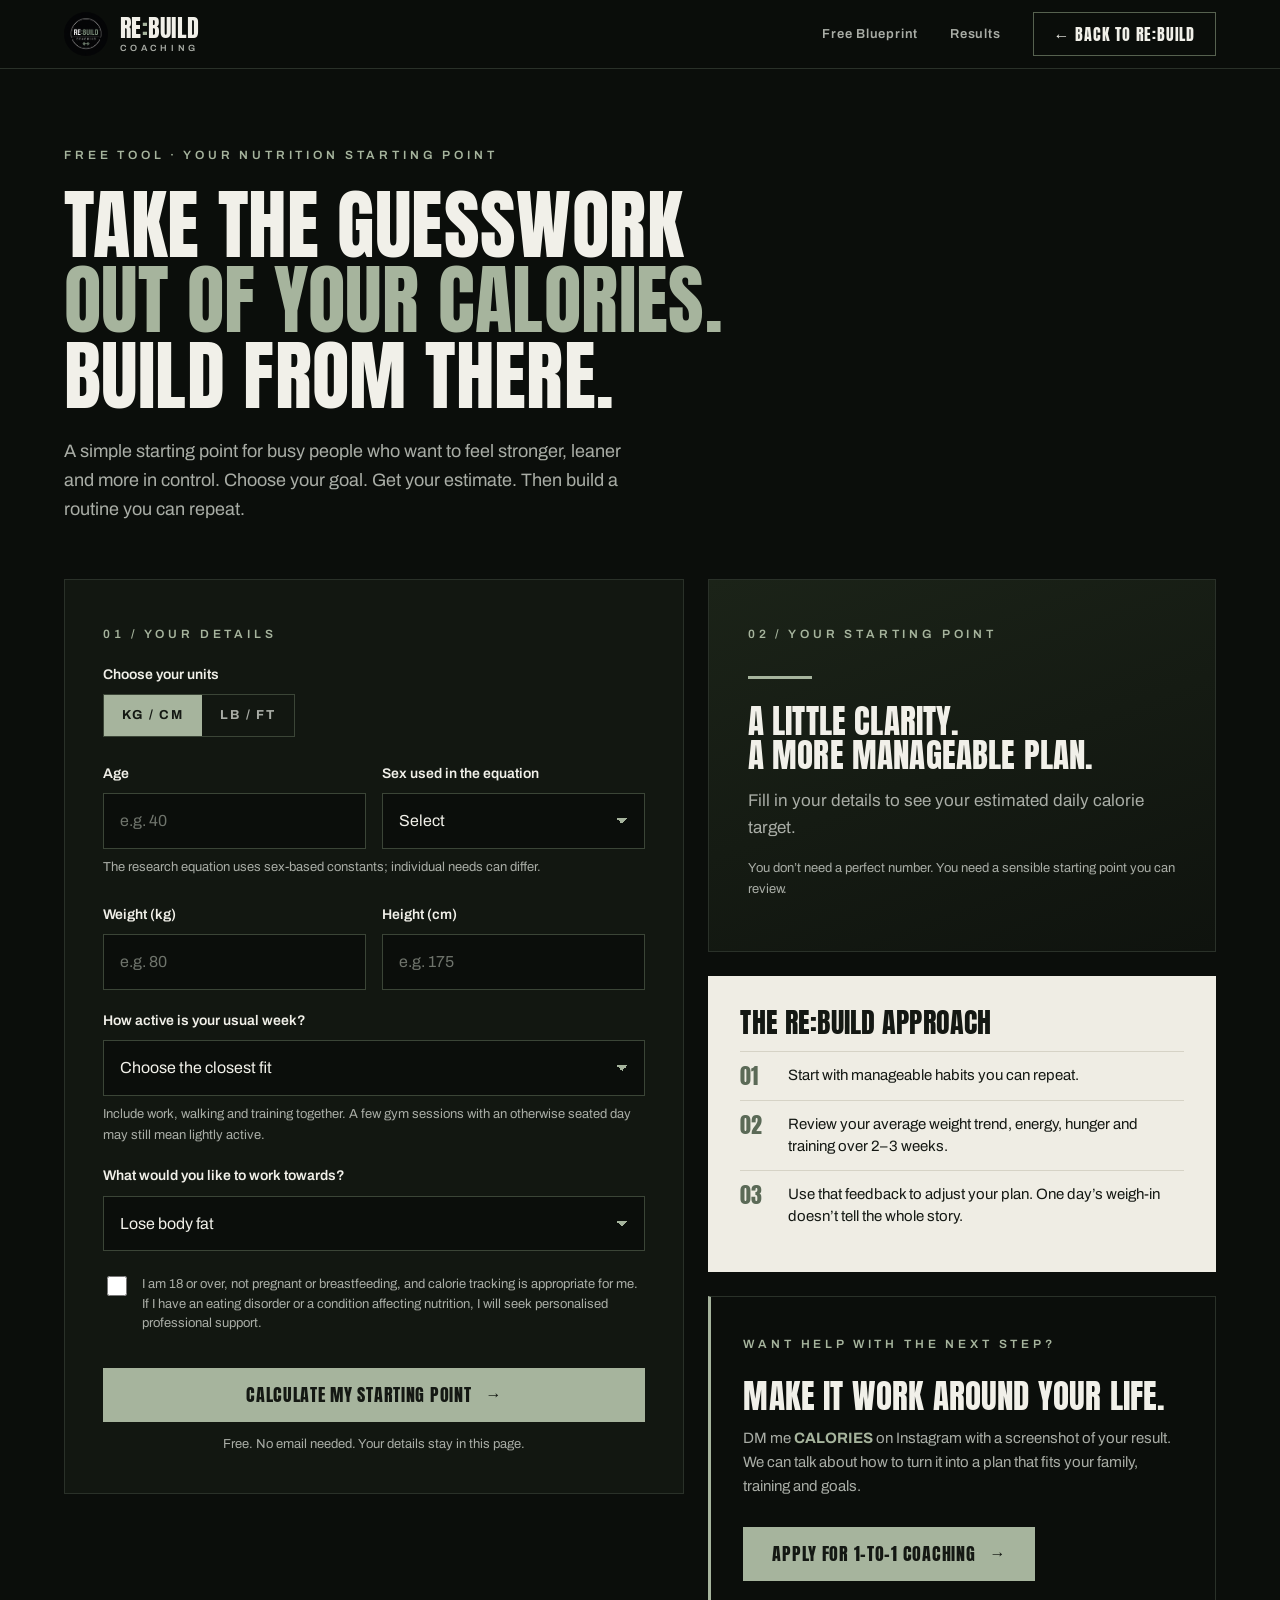
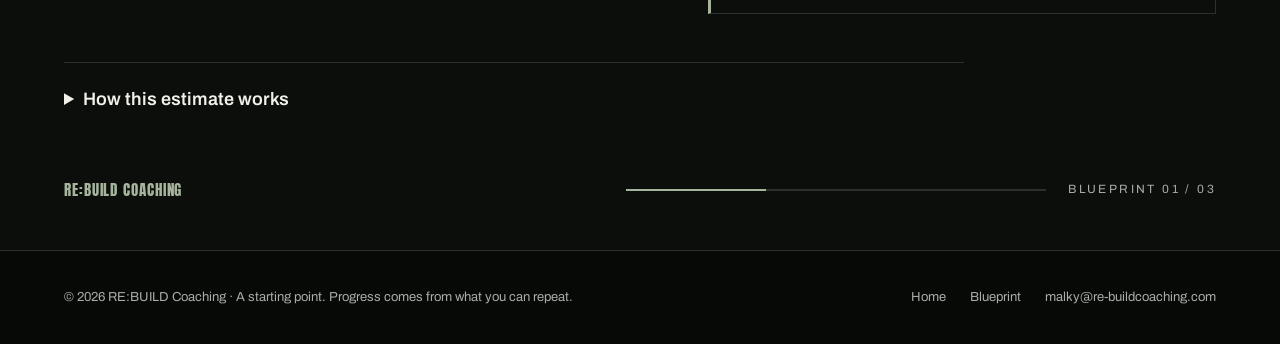
<file: calories/index.html>
<!doctype html>
<html lang="en-GB">
<head>
<meta charset="utf-8">
<meta name="viewport" content="width=device-width,initial-scale=1">
<meta name="theme-color" content="#0b0e0b">
<meta name="description" content="Get your free calorie starting point with RE:BUILD Coaching. Simple estimates for fat loss, maintenance or muscle gain, built for real life.">
<title>Free Calorie Calculator | RE:BUILD Coaching</title>
<link rel="icon" href="../assets/logo.jpg">
<link rel="preload" href="../assets/fonts/anton.woff2" as="font" type="font/woff2" crossorigin>
<link rel="preload" href="../assets/fonts/archivo.woff2" as="font" type="font/woff2" crossorigin>
<link rel="stylesheet" href="../styles.css">
<link rel="stylesheet" href="calories.css">
</head>
<body class="calc-page">
<a class="skip" href="#calc">Skip to the calculator</a>
<header class="site-header scrolled" id="top">
  <div class="wrap">
    <a class="brand" href="../" aria-label="RE:BUILD Coaching home">
      <img src="../assets/logo.jpg" alt="" width="44" height="44">
      <span class="brand-word">RE<span>:</span>BUILD<small>COACHING</small></span>
    </a>
    <nav class="nav" aria-label="Main">
      <a href="../blueprint/">Free Blueprint</a>
      <a href="../#results">Results</a>
      <a class="btn ghost" href="../">← Back to RE:BUILD</a>
    </nav>
  </div>
</header>
<main id="calc" class="wrap calc"><section class="intro"><div class="eyebrow">Free tool · Your nutrition starting point</div><h1><span>Take the guesswork</span> <em>out of your calories.</em> <span>Build from there.</span></h1><p class="lead">A simple starting point for busy people who want to feel stronger, leaner and more in control. Choose your goal. Get your estimate. Then build a routine you can repeat.</p></section><div class="layout"><form id="form" class="card"><div class="eyebrow">01 / Your details</div><div class="fieldtitle" style="margin-top:14px">Choose your units</div><div class="units" role="group" aria-label="Measurement units"><button type="button" id="metric" aria-pressed="true">kg / cm</button><button type="button" id="imperial" aria-pressed="false">lb / ft</button></div><div class="row"><div class="field"><label for="age">Age</label><input id="age" type="number" min="18" max="100" step="1" placeholder="e.g. 40" required inputmode="numeric"></div><div class="field"><label for="sex">Sex used in the equation</label><select id="sex" required><option value="">Select</option><option value="male">Male</option><option value="female">Female</option></select></div></div><p class="hint">The research equation uses sex-based constants; individual needs can differ.</p><div class="row"><div class="field"><label for="weight" id="wl">Weight (kg)</label><input id="weight" type="number" step="any" min="35" max="300" placeholder="e.g. 80" required inputmode="decimal"></div><div class="field"><label for="height" id="hl">Height (cm)</label><input id="height" type="number" step="any" min="130" max="230" placeholder="e.g. 175" required inputmode="decimal"></div></div><div class="field" id="inchfield" hidden><label for="inches">Additional inches</label><input id="inches" type="number" min="0" max="11.99" step="any" value="0" inputmode="decimal"></div><div class="field"><label for="activity">How active is your usual week?</label><select id="activity" required><option value="">Choose the closest fit</option><option value="1.2">Mostly sitting · little planned exercise</option><option value="1.375">Lightly active · some walking + 1–3 sessions</option><option value="1.55">Moderately active · regular walking + 3–5 sessions</option><option value="1.725">Very active · physical job or high training volume</option></select><p class="hint">Include work, walking and training together. A few gym sessions with an otherwise seated day may still mean lightly active.</p></div><div class="field"><label for="goal">What would you like to work towards?</label><select id="goal"><option value="loss">Lose body fat</option><option value="maintain">Maintain my weight</option><option value="gain">Build muscle</option></select></div><label class="check"><input id="eligible" type="checkbox" required><span>I am 18 or over, not pregnant or breastfeeding, and calorie tracking is appropriate for me. If I have an eating disorder or a condition affecting nutrition, I will seek personalised professional support.</span></label><button type="submit" class="btn primary">Calculate my starting point <span class="arr">→</span></button><p class="error" id="error" role="alert" hidden></p><p class="hint" style="text-align:center;margin-top:12px">Free. No email needed. Your details stay in this page.</p></form><div><section class="card result" aria-live="polite" aria-atomic="true" id="result" tabindex="-1"><div class="eyebrow">02 / Your starting point</div><div id="empty"><div class="empty-icon"></div><h2>A little clarity.<br>A more manageable plan.</h2><p>Fill in your details to see your estimated daily calorie target.</p><p style="font-size:13px">You don’t need a perfect number. You need a sensible starting point you can review.</p></div><div id="answer" hidden><h2 id="goalLabel"></h2><div id="numbers"><div class="num" id="target"></div><div class="unit">estimated calories (kcal) per day</div><div class="maint">Estimated maintenance: <strong id="maintenance"></strong> kcal/day</div></div><p id="explanation" style="font-size:13px"></p><button type="button" class="btn ghost copy" id="copy">Copy my results</button><p class="hint" id="copyStatus" role="status"></p></div></section><div class="tip"><h3>The RE:BUILD approach</h3><ol><li>Start with manageable habits you can repeat.</li><li>Review your average weight trend, energy, hunger and training over 2–3 weeks.</li><li>Use that feedback to adjust your plan. One day’s weigh-in doesn’t tell the whole story.</li></ol></div><div class="cta"><div class="eyebrow">Want help with the next step?</div><h2>Make it work around your life.</h2><p>DM me <strong>CALORIES</strong> on Instagram with a screenshot of your result. We can talk about how to turn it into a plan that fits your family, training and goals.</p><a class="btn" href="../#enquire" style="margin-top:14px">Apply for 1-to-1 coaching <span class="arr">→</span></a></div></div></div><details><summary>How this estimate works</summary><p>We use the Mifflin–St Jeor equation to estimate resting energy expenditure, then apply an approximate activity multiplier (1.2, 1.375, 1.55 or 1.725). These activity categories are broad estimates, not measurements of your metabolism.</p><p>Our starting-point settings use 15% below estimated maintenance for fat loss, maintenance for weight stability, and 5% above maintenance for muscle gain alongside appropriate resistance training. Values are rounded to the nearest 50 kcal. These are coaching defaults, not personalised prescriptions or guaranteed results.</p><p>For low body weight or low calculated intakes, this tool directs you towards personalised advice instead of displaying a target. It is not designed for pregnancy, breastfeeding, under-18s, eating disorders or clinical nutrition needs. High-volume endurance training may need more tailored fuelling.</p><p>Read the <a href="https://pubmed.ncbi.nlm.nih.gov/2305711/" target="_blank" rel="noopener">original Mifflin–St Jeor research</a>. For a more detailed weight-change model, see the <a href="https://www.niddk.nih.gov/bwp" target="_blank" rel="noopener">NIDDK Body Weight Planner</a>.</p><p>Privacy: this calculator does not submit, store or collect your input details. Results are calculated in your browser. Hosting infrastructure may process standard access logs.</p></details></main>
<div class="wrap slide-meta" aria-hidden="true"><span>RE:BUILD Coaching</span><i style="--p:.333"></i><span>Blueprint 01 / 03</span></div>
<footer class="site-footer">
  <div class="wrap">
    <span>© 2026 RE:BUILD Coaching · A starting point. Progress comes from what you can repeat.</span>
    <nav aria-label="Footer"><a href="../">Home</a><a href="../blueprint/">Blueprint</a><a href="mailto:malky@re-buildcoaching.com">malky@re-buildcoaching.com</a></nav>
  </div>
</footer>
<script type="module">
import {calculate,toMetric} from './calculator.mjs';
const $=id=>document.getElementById(id);let units='metric',copyText='';
function clearResult(){$('empty').hidden=false;$('answer').hidden=true;$('error').hidden=true;$('copyStatus').textContent='';}
function changeUnits(next){if(next===units)return;const w=Number($('weight').value),h=Number($('height').value),hasW=$('weight').value!=='',hasH=$('height').value!=='';if(next==='imperial'){if(hasW)$('weight').value=(w/.45359237).toFixed(1);if(hasH){const total=h/2.54;let ft=Math.floor(total/12);let inches=Math.round((total-ft*12)*10)/10;if(inches>=12){ft++;inches=0;}$('height').value=ft;$('inches').value=inches;}}else{if(hasW)$('weight').value=(w*.45359237).toFixed(1);if(hasH)$('height').value=((h*12+Number($('inches').value))*2.54).toFixed(1);}units=next;$('metric').setAttribute('aria-pressed',String(next==='metric'));$('imperial').setAttribute('aria-pressed',String(next==='imperial'));$('inchfield').hidden=next==='metric';$('inches').required=next==='imperial';$('wl').textContent=next==='metric'?'Weight (kg)':'Weight (lb)';$('hl').textContent=next==='metric'?'Height (cm)':'Height (feet)';$('weight').min=next==='metric'?'35':'77.16';$('weight').max=next==='metric'?'300':'661.38';$('height').min=next==='metric'?'130':'4';$('height').max=next==='metric'?'230':'7';$('height').step=next==='metric'?'any':'1';$('weight').placeholder=next==='metric'?'e.g. 80':'e.g. 176';$('height').placeholder=next==='metric'?'e.g. 175':'e.g. 5';clearResult();}
$('metric').onclick=()=>changeUnits('metric');$('imperial').onclick=()=>changeUnits('imperial');$('form').addEventListener('input',clearResult);
$('form').onsubmit=e=>{e.preventDefault();clearResult();try{const metric=toMetric(Number($('weight').value),Number($('height').value),Number($('inches').value),units);const goal=$('goal').value;const r=calculate({age:Number($('age').value),sex:$('sex').value,...metric,activity:Number($('activity').value),goal});const labels={loss:'Your fat-loss starting point',maintain:'Your maintenance starting point',gain:'Your muscle-gain starting point'};$('empty').hidden=true;$('answer').hidden=false;$('goalLabel').textContent=r.caution?'A personalised next step':labels[goal];$('numbers').hidden=!!r.caution;$('copy').hidden=!!r.caution;$('target').textContent=r.target.toLocaleString('en-GB');$('maintenance').textContent=r.maintenance.toLocaleString('en-GB');const text={loss:'A modest 15% reduction from estimated maintenance. Review your trend, hunger, energy and recovery before making changes.',maintain:'An estimate of what may keep your weight stable. Review your average weight trend to find your actual maintenance.',gain:'A small 5% increase above estimated maintenance. Pair this with progressive strength training and review your progress.'};$('explanation').textContent=r.caution||text[goal];copyText=`RE:BUILD Coaching\n${labels[goal]}: ${r.target} kcal/day\nEstimated maintenance: ${r.maintenance} kcal/day\nStarting estimate only. Review progress over 2–3 weeks.`;$('result').focus();if(matchMedia('(max-width:720px)').matches)$('result').scrollIntoView({behavior:'auto',block:'start'});}catch(err){$('error').textContent=err.message;$('error').hidden=false;}};
$('copy').onclick=async()=>{try{await navigator.clipboard.writeText(copyText);$('copyStatus').textContent='Copied. Save it in your notes or send it in a DM.';}catch{$('copyStatus').textContent='Copy isn’t available in this browser. Take a screenshot to save your result.';}};
</script></body>
</html>
</file>
<file: styles.css>
@font-face{font-family:"Anton";src:url("assets/fonts/anton.woff2") format("woff2");font-weight:400;font-display:swap}
@font-face{font-family:"Archivo";src:url("assets/fonts/archivo.woff2") format("woff2");font-weight:100 900;font-display:swap}
:root{
  --bg:#0b0e0b;--bg2:#121711;--bg3:#182017;--ink:#f1f0e9;--muted:#a9ada6;--line:#2a3129;
  --sage:#798876;--sage-hi:#a6b49d;--sage-pale:#d2dcc9;--bone:#efede4;--bone-ink:#141813;
  --display:"Anton","Impact","Arial Narrow",sans-serif;--body:"Archivo","Helvetica Neue",Arial,sans-serif;
  --pad:clamp(20px,5vw,72px);--max:1320px;--ease:cubic-bezier(.2,.7,.2,1);
}
*{box-sizing:border-box}
html{scroll-behavior:smooth;scroll-padding-top:90px;-webkit-text-size-adjust:100%}
body{margin:0;background:var(--bg);color:var(--ink);font-family:var(--body);font-size:17px;line-height:1.6;-webkit-font-smoothing:antialiased;overflow-x:hidden}
img{display:block;max-width:100%}
a{color:inherit}
p{margin:0 0 1em;color:var(--muted)}
h1,h2,h3{font-family:var(--display);font-weight:400;text-transform:uppercase;letter-spacing:.005em;line-height:1.02;margin:0;color:var(--ink)}
h1 em,h2 em,h3 em{font-style:normal;color:var(--sage-hi)}
.wrap{max-width:var(--max);margin:0 auto;padding:0 var(--pad)}
.eyebrow{display:inline-flex;align-items:center;gap:12px;font-size:12px;font-weight:600;letter-spacing:.32em;text-transform:uppercase;color:var(--sage-hi);margin-bottom:22px}
.eyebrow::before{content:none}
:focus-visible{outline:3px solid var(--sage-pale);outline-offset:3px}
.skip{position:absolute;left:-9999px;top:8px;background:var(--sage-hi);color:var(--bone-ink);padding:10px 16px;z-index:100}
.skip:focus{left:8px}

/* Buttons */
.btn{display:inline-flex;align-items:center;justify-content:center;gap:14px;min-height:54px;padding:0 28px;font-family:var(--body);font-weight:700;font-size:13px;letter-spacing:.14em;text-transform:uppercase;text-decoration:none;border:1px solid var(--sage-hi);background:var(--sage-hi);color:var(--bone-ink);cursor:pointer;transition:background .25s var(--ease),color .25s var(--ease),transform .25s var(--ease)}
.btn .arr{transition:transform .3s var(--ease)}
.btn:hover{background:var(--sage-pale);border-color:var(--sage-pale)}
.btn:hover .arr{transform:translateX(5px)}
.btn.ghost{background:transparent;color:var(--ink);border-color:#56614f}
.btn.ghost:hover{border-color:var(--sage-hi);background:rgba(166,180,157,.08)}
.btn.dark{background:var(--bone-ink);border-color:var(--bone-ink);color:var(--bone)}
.btn.dark:hover{background:#2a3227}
.link{font-weight:700;font-size:13px;letter-spacing:.14em;text-transform:uppercase;text-decoration:none;background:linear-gradient(currentColor,currentColor) 0 100%/0 1px no-repeat;padding-bottom:3px;transition:background-size .35s var(--ease)}
.link:hover{background-size:100% 1px}

/* Header */
.site-header{position:fixed;inset:0 0 auto 0;z-index:50;transition:background .3s,border-color .3s,padding .3s;border-bottom:1px solid transparent}
.site-header .wrap{display:flex;align-items:center;justify-content:space-between;gap:24px;height:84px;transition:height .3s}
.site-header.scrolled{background:rgba(11,14,11,.92);backdrop-filter:blur(10px);border-color:var(--line)}
.site-header.scrolled .wrap{height:68px}
.brand{display:flex;align-items:center;gap:12px;text-decoration:none}
.brand img{width:44px;height:44px;border-radius:50%}
.brand-word{font-family:var(--display);font-size:24px;letter-spacing:.02em;line-height:1}
.brand-word span{color:var(--sage-hi)}
.brand-word small{display:block;font-family:var(--body);font-size:9px;font-weight:600;letter-spacing:.42em;margin-top:4px;color:var(--muted)}
.nav{display:flex;align-items:center;gap:32px}
.nav a:not(.btn){font-size:13px;font-weight:600;letter-spacing:.06em;text-decoration:none;color:var(--muted);transition:color .2s}
.nav a:not(.btn):hover{color:var(--ink)}
.nav .btn{min-height:44px;padding:0 20px;font-size:12px}

/* Hero */
.hero{position:relative;min-height:100svh;display:grid;align-items:end;overflow:hidden;isolation:isolate}
.hero-media{position:absolute;inset:0;z-index:-1}
.hero-media img{-webkit-mask-image:radial-gradient(ellipse 56% 50% at 50% 50%,#000 62%,transparent 100%);mask-image:radial-gradient(ellipse 56% 50% at 50% 50%,#000 62%,transparent 100%);position:absolute;right:max(var(--pad),calc((100% - 1400px)/2));top:50%;margin-top:calc(min(88vh,860px)/-2);height:min(88vh,860px);width:auto;max-width:52%;object-fit:contain;transform-origin:60% 30%;will-change:transform}
.hero-media::after{content:"";position:absolute;inset:0;background:linear-gradient(90deg,var(--bg) 0%,var(--bg) 47%,rgba(11,14,11,.5) 62%,rgba(11,14,11,0) 82%),linear-gradient(0deg,var(--bg) 0%,transparent 35%)}
.hero-inner{width:100%;padding-top:150px;padding-bottom:clamp(48px,8vh,96px)}
.hero h1{font-size:clamp(50px,6.4vw,104px);line-height:.98;max-width:none}
.hero-lead{font-size:clamp(17px,1.4vw,19px);color:var(--ink);max-width:46ch;margin:28px 0 8px;line-height:1.45}
.hero-sub{max-width:44ch;margin-bottom:34px}
.cta-row{display:flex;flex-wrap:wrap;gap:14px;align-items:center}
.trust{display:flex;flex-wrap:wrap;gap:10px 28px;margin:42px 0 0;padding:0;list-style:none;font-size:13px;font-weight:600;letter-spacing:.04em;color:var(--ink)}
.trust li{display:flex;align-items:center;gap:10px}
.trust li::before{content:"";width:8px;height:8px;background:var(--sage-hi);transform:rotate(45deg)}
.scroll-cue{position:absolute;right:var(--pad);bottom:36px;font-size:11px;letter-spacing:.3em;text-transform:uppercase;color:var(--muted);writing-mode:vertical-rl;display:flex;align-items:center;gap:14px}
.scroll-cue::after{content:"";width:1px;height:60px;background:linear-gradient(var(--sage-hi),transparent);animation:cue 2.2s var(--ease) infinite}
@keyframes cue{0%{transform:scaleY(0);transform-origin:top}50%{transform:scaleY(1);transform-origin:top}51%{transform-origin:bottom}100%{transform:scaleY(0);transform-origin:bottom}}

/* Marquee */
.marquee{border-block:1px solid var(--line);background:var(--bg2);overflow:hidden;padding:20px 0}
.marquee-track{display:flex;width:max-content;animation:marq 38s linear infinite}
.marquee:hover .marquee-track{animation-play-state:paused}
.marquee span{font-family:var(--display);font-size:clamp(22px,2.6vw,34px);text-transform:uppercase;white-space:nowrap;padding-right:44px;display:inline-flex;align-items:center;gap:44px;color:var(--ink)}
.marquee span::after{content:"";width:12px;height:12px;background:var(--sage);transform:rotate(45deg)}
.marquee span:nth-child(even){color:var(--sage-hi)}
@keyframes marq{to{transform:translateX(-50%)}}

/* Sections */
section{position:relative}
.sec{padding:clamp(80px,11vw,150px) 0}
.sec-head{display:grid;grid-template-columns:1.2fr 1fr;gap:48px;align-items:end;margin-bottom:clamp(40px,6vw,72px)}
.sec-head h2,.h2{font-size:clamp(44px,6vw,92px)}
.sec-head p{max-width:42ch;margin:0}

/* Problem */
.problem{display:grid;grid-template-columns:1fr 1.1fr;gap:clamp(40px,6vw,96px);align-items:center}
.problem-img{position:relative;aspect-ratio:4/5;overflow:hidden}
.problem-img img{width:100%;height:100%;object-fit:cover}
.problem-img figcaption{position:absolute;left:0;bottom:0;background:var(--sage-hi);color:var(--bone-ink);font-size:12px;font-weight:700;letter-spacing:.18em;text-transform:uppercase;padding:16px 22px}
.pains{list-style:none;padding:0;margin:36px 0 0;border-top:1px solid var(--line)}
.pains li{display:grid;grid-template-columns:56px 1fr;gap:16px;padding:24px 0;border-bottom:1px solid var(--line)}
.pains .n{font-family:var(--display);font-size:28px;color:var(--sage)}
.pains h3{font-size:26px;margin-bottom:6px}
.pains p{margin:0;font-size:16px}
.pivot{margin-top:36px;font-size:20px;color:var(--ink);max-width:36ch;line-height:1.45}
.pivot strong{color:var(--sage-hi);font-weight:700}

/* Method */
.method{background:var(--bg2);border-block:1px solid var(--line)}
.method-grid{display:grid;grid-template-columns:.9fr 1.1fr;gap:clamp(40px,7vw,120px)}
.method-sticky{position:sticky;top:120px;align-self:start}
.method-sticky h2{font-size:clamp(44px,6vw,88px)}
.method-meter{display:flex;gap:8px;margin-top:40px}
.method-meter i{height:4px;flex:1;background:var(--line);position:relative;overflow:hidden}
.method-meter i::after{content:"";position:absolute;inset:0;background:var(--sage-hi);transform:scaleX(0);transform-origin:left;transition:transform .6s var(--ease)}
.method-meter i.on::after{transform:scaleX(1)}
.steps{display:flex;flex-direction:column;gap:clamp(56px,10vh,120px);padding:20px 0 40px}
.step{opacity:.28;transition:opacity .5s var(--ease)}
.step.active{opacity:1}
.step-word{font-family:var(--display);font-size:clamp(72px,10vw,150px);line-height:.9;color:#2b3329;transition:color .5s var(--ease)}
.step.active .step-word{color:var(--sage-hi)}
.step-label{font-size:12px;font-weight:700;letter-spacing:.22em;text-transform:uppercase;color:var(--muted);margin:18px 0 12px}
.step p{font-size:18px;color:var(--ink);max-width:40ch}
.step ul{margin:0;padding:0;list-style:none;display:flex;flex-wrap:wrap;gap:8px}
.step li{font-size:13px;border:1px solid #3b4537;padding:7px 12px;color:var(--muted)}

/* Hybrid plan (light section) */
.hybrid{background:var(--bone);color:var(--bone-ink)}
.hybrid h2,.hybrid h3{color:var(--bone-ink)}
.hybrid h2 em{color:var(--sage)}
.hybrid p{color:#4a5146}
.hybrid .eyebrow{color:#56614f}
.toggle{display:inline-flex;border:1px solid var(--bone-ink);margin-bottom:34px}
.toggle button{font:700 13px/1 var(--body);letter-spacing:.12em;text-transform:uppercase;padding:16px 22px;border:0;background:transparent;color:var(--bone-ink);cursor:pointer;transition:background .25s,color .25s}
.toggle button[aria-pressed=true]{background:var(--bone-ink);color:var(--bone)}
.week{display:grid;grid-template-columns:repeat(7,1fr);gap:10px}
.day{background:#e2dfd3;min-height:210px;padding:16px 14px;display:flex;flex-direction:column;gap:10px;transition:background .4s var(--ease)}
.day b{font-size:12px;letter-spacing:.2em;text-transform:uppercase;color:#56614f}
.slot{flex:1;display:flex;flex-direction:column;justify-content:flex-end;gap:6px}
.slot .tag{font-family:var(--display);font-size:22px;line-height:1;text-transform:uppercase;color:var(--bone-ink)}
.slot .len{font-size:13px;font-weight:600;color:#4a5146}
.day.train{background:var(--bone-ink)}
.day.train b{color:var(--sage-hi)}
.day.train .tag{color:var(--bone)}
.day.train .len{color:var(--sage-pale)}
.day.short{background:var(--sage)}
.day.short b{color:var(--bone-ink)}
.day.short .tag{color:var(--bone-ink)}
.day.short .len{color:#1d241b}
.day.busy .tag{color:#6a6e64}
.slot>*{transition:opacity .35s var(--ease),transform .35s var(--ease)}
.week.swap .slot>*{opacity:0;transform:translateY(8px)}
.hybrid-foot{display:grid;grid-template-columns:1.2fr 1fr;gap:40px;margin-top:40px;align-items:start}
.hybrid-note{font-size:19px;color:var(--bone-ink)!important;max-width:44ch;line-height:1.5}
.legend{display:flex;flex-wrap:wrap;gap:18px;font-size:13px;font-weight:600;color:#4a5146;justify-content:flex-end}
.legend span{display:inline-flex;align-items:center;gap:8px}
.legend i{width:14px;height:14px;display:inline-block}

/* Coaching offer */
.offer{position:relative;overflow:hidden;isolation:isolate}
.offer-bg{position:absolute;inset:0;z-index:-1}
.offer-bg img{width:100%;height:120%;object-fit:cover;opacity:.6;will-change:transform}
.offer-bg::after{content:"";position:absolute;inset:0;background:linear-gradient(180deg,var(--bg) 0%,rgba(11,14,11,.72) 30%,rgba(11,14,11,.85) 70%,var(--bg) 100%)}
.pillars{display:grid;grid-template-columns:repeat(3,1fr);gap:1px;background:var(--line);border:1px solid var(--line)}
.pillar{background:rgba(11,14,11,.86);padding:clamp(28px,3vw,44px);transition:background .35s var(--ease)}
.pillar:hover{background:rgba(24,32,23,.95)}
.pillar .k{font-size:12px;font-weight:700;letter-spacing:.22em;color:var(--sage-hi);text-transform:uppercase}
.pillar h3{font-size:clamp(28px,2.6vw,38px);margin:22px 0 14px}
.pillar p{margin:0;font-size:16px}
.offer-cta{display:flex;flex-wrap:wrap;gap:24px;align-items:center;justify-content:space-between;margin-top:48px;padding-top:40px;border-top:1px solid var(--line)}
.offer-cta p{margin:0;color:var(--ink);font-size:19px;max-width:40ch}

/* About */
.about{display:grid;grid-template-columns:1fr 1fr;gap:clamp(40px,7vw,110px);align-items:center}
.about-photo{position:relative}
.about-photo{background:#040404;border:1px solid var(--line)}
.about-photo img{width:100%;height:auto;aspect-ratio:1/1;object-fit:contain}
.about-photo .stamp{position:absolute;right:-18px;top:-18px;width:120px;height:120px;border-radius:50%;border:1px solid var(--line)}
.about blockquote{margin:36px 0 0;padding:0 0 0 24px;border-left:3px solid var(--sage);font-size:clamp(20px,1.8vw,24px);line-height:1.45;color:var(--ink)}
.facts{display:grid;grid-template-columns:repeat(3,1fr);gap:1px;background:var(--line);margin-top:40px;border:1px solid var(--line)}
.fact{background:var(--bg);padding:20px}
.fact b{display:block;font-family:var(--display);font-weight:400;font-size:44px;line-height:1;color:var(--sage-hi)}
.fact span{font-size:13px;color:var(--muted);line-height:1.4;display:block;margin-top:8px}

/* Blueprint */
.blueprint{background:var(--bg2);border-block:1px solid var(--line)}
.bp-grid{display:grid;grid-template-columns:1fr 1.25fr;gap:clamp(36px,5vw,72px);align-items:stretch}
.bp-img{position:relative;overflow:hidden;min-height:420px}
.bp-img img{position:absolute;inset:0;width:100%;height:100%;object-fit:cover}
.bp-img .free{position:absolute;left:24px;top:24px;font-family:var(--display);font-size:22px;text-transform:uppercase;background:var(--bg);padding:10px 16px;color:var(--sage-hi)}
.tools{display:flex;flex-direction:column;border-top:1px solid var(--line)}
.tool{display:grid;grid-template-columns:64px 1fr auto;gap:20px;align-items:center;padding:28px 0;border-bottom:1px solid var(--line);text-decoration:none;transition:padding .35s var(--ease),background .35s}
.tool:hover{padding-left:14px;background:linear-gradient(90deg,rgba(166,180,157,.07),transparent)}
.tool .n{font-family:var(--display);font-size:32px;color:var(--sage)}
.tool h3{font-size:clamp(24px,2.2vw,32px)}
.tool p{margin:4px 0 0;font-size:15px}
.tool .go{width:48px;height:48px;border:1px solid #3b4537;display:grid;place-items:center;font-size:18px;color:var(--sage-hi);transition:background .3s,color .3s}
.tool:hover .go{background:var(--sage-hi);color:var(--bone-ink)}
.bp-note{font-size:13px;margin-top:20px}

/* Enquiry */
.enquire-grid{display:grid;grid-template-columns:.9fr 1.1fr;gap:clamp(40px,6vw,96px)}
.next-steps{list-style:none;padding:0;margin:36px 0;counter-reset:s}
.next-steps li{counter-increment:s;display:grid;grid-template-columns:48px 1fr;gap:14px;padding:18px 0;border-top:1px solid var(--line)}
.next-steps li::before{content:"0" counter(s);font-family:var(--display);font-size:24px;color:var(--sage)}
.next-steps b{display:block;color:var(--ink);font-size:17px;margin-bottom:2px}
.next-steps span{font-size:15px;color:var(--muted)}
form.enquiry{background:var(--bg2);border:1px solid var(--line);padding:clamp(24px,3.5vw,48px)}
.form-row{display:grid;grid-template-columns:1fr 1fr;gap:16px}
label{display:block;font-size:14px;font-weight:600;color:var(--ink);margin:20px 0 8px}
label .opt{color:var(--muted);font-weight:400}
input,textarea{width:100%;background:var(--bg);border:1px solid #3b4537;color:var(--ink);font:inherit;font-size:16px;padding:14px 16px;border-radius:0;transition:border-color .2s}
input:focus,textarea:focus{outline:none;border-color:var(--sage-hi)}
textarea{min-height:104px;resize:vertical}
::placeholder{color:#6f746c}
.form-actions{display:flex;flex-direction:column;gap:12px;margin-top:26px}
.form-actions .btn{width:100%}
.form-note{font-size:13px;margin:14px 0 0}
#enquiry-status{font-weight:600;color:var(--sage-pale);margin:14px 0 0}
#enquiry-status:empty{display:none}

/* FAQ */
.faq-list{border-top:1px solid var(--line);max-width:920px}
.faq-list details{border-bottom:1px solid var(--line)}
.faq-list summary{list-style:none;cursor:pointer;display:flex;justify-content:space-between;gap:24px;align-items:center;padding:26px 0;font-size:clamp(18px,1.6vw,22px);font-weight:600;color:var(--ink)}
.faq-list summary::-webkit-details-marker{display:none}
.faq-list summary::after{content:"+";font-family:var(--display);font-size:30px;color:var(--sage-hi);transition:transform .35s var(--ease)}
.faq-list details[open] summary::after{transform:rotate(45deg)}
.faq-body{display:grid;grid-template-rows:0fr;transition:grid-template-rows .4s var(--ease)}
.faq-list details[open] .faq-body{grid-template-rows:1fr}
.faq-body>div{overflow:hidden}
.faq-body p{max-width:64ch;padding-bottom:26px;margin:0}

/* Closer */
.closer{padding:clamp(80px,12vw,160px) 0 clamp(40px,6vw,70px);text-align:center;overflow:hidden}
.closer .big{font-family:var(--display);text-transform:uppercase;font-size:clamp(56px,13vw,210px);line-height:.9;margin:0 auto 40px;max-width:90vw}
.closer .big em{font-style:normal;color:var(--sage-hi)}
.closer p{max-width:44ch;margin:0 auto 34px;color:var(--ink);font-size:19px}
.closer .cta-row{justify-content:center}
footer.site-footer{background:#070907;border-top:1px solid var(--line);padding:36px 0;font-size:13px;color:var(--muted)}
footer .wrap{display:flex;flex-wrap:wrap;gap:20px;justify-content:space-between;align-items:center}
footer a{text-decoration:none}
footer a:hover{color:var(--ink)}
footer nav{display:flex;gap:24px;flex-wrap:wrap}

/* Mobile sticky CTA */
.mobile-cta{display:none}

/* Reveal */
.js .reveal{opacity:0;transform:translateY(28px);transition:opacity .9s var(--ease),transform .9s var(--ease)}
.js .reveal.in{opacity:1;transform:none}
.js .reveal.d1{transition-delay:.08s}.js .reveal.d2{transition-delay:.16s}.js .reveal.d3{transition-delay:.24s}
@media (prefers-reduced-motion:reduce){*{animation:none!important;transition:none!important;scroll-behavior:auto!important}.js .reveal{opacity:1;transform:none}}

/* Responsive */
@media (max-width:1000px){
  .nav a:not(.btn){display:none}
  .sec-head,.problem,.method-grid,.about,.bp-grid,.enquire-grid,.hybrid-foot{grid-template-columns:1fr}
  .method-sticky{position:static}
  .pillars{grid-template-columns:1fr}
  .legend{justify-content:flex-start}
  .week{grid-template-columns:repeat(7,minmax(118px,1fr));overflow-x:auto;scroll-snap-type:x mandatory;padding-bottom:10px}
  .day{scroll-snap-align:start;min-height:180px}
}
@media (max-width:760px){
  body{font-size:16px}
  .site-header .wrap{height:68px}
  .brand img{width:38px;height:38px}
  .brand-word{font-size:20px}
  .nav .btn{min-height:40px;padding:0 14px;font-size:11px;letter-spacing:.1em}
  .hero{min-height:auto;align-items:start}
  .hero-media{position:relative;inset:auto;width:100%;height:62vh;min-height:420px}
  .hero-media img{top:0;right:0;margin:0;height:100%;width:100%;max-width:none;object-fit:contain;object-position:50% 0}
  .hero-media::after{background:linear-gradient(0deg,var(--bg) 2%,rgba(11,14,11,.35) 45%,rgba(11,14,11,.25) 100%)}
  .hero{display:flex;flex-direction:column}
  .hero-inner{padding-top:0;margin-top:-120px;position:relative;padding-bottom:56px}
  .hero h1{font-size:clamp(58px,17vw,88px)}
  .scroll-cue{display:none}
  .cta-row .btn{width:100%}
  .trust{flex-direction:column;gap:10px}
  .form-row{grid-template-columns:1fr}
  .facts{grid-template-columns:1fr 1fr 1fr}
  .fact b{font-size:34px}
  .fact{padding:14px}
  .tool{grid-template-columns:44px 1fr auto;gap:14px}
  .about-photo .stamp{width:84px;height:84px;right:10px;top:-24px}
  .btn{letter-spacing:.1em;padding:0 18px}
  .about-photo{max-width:340px}
  .closer .big{font-size:clamp(64px,21vw,110px)}
  .mobile-cta{display:flex;position:fixed;left:12px;right:12px;bottom:12px;z-index:60;transform:translateY(140%);transition:transform .4s var(--ease)}
  .mobile-cta.show{transform:none}
  .mobile-cta .btn{width:100%;box-shadow:0 10px 30px rgba(0,0,0,.5)}
  footer.site-footer{padding-bottom:96px}
}

/* Carousel-style details */
h1>span,h1>em,h2>span,h2>em{display:block}
.sec-head h2,.h2{font-size:clamp(40px,5.2vw,80px);line-height:.98}
.method-sticky h2{font-size:clamp(40px,5.2vw,78px)}
.hero-facts{max-width:640px;margin-top:40px}
.hero-facts .fact{background:rgba(11,14,11,.72)}
.hero-facts .fact b{font-size:38px}
.problem-img img{object-position:50% 8%}
.slide-meta{display:flex;align-items:center;gap:22px;margin-top:clamp(56px,7vw,96px);font-family:var(--display);font-size:15px;letter-spacing:.06em;text-transform:uppercase;color:var(--sage-hi)}
.slide-meta span:last-child{font-family:var(--body);font-size:12px;letter-spacing:.2em;color:var(--muted)}
.slide-meta i{flex:1;height:2px;background:var(--line);position:relative;max-width:420px;margin-left:auto}
.slide-meta i::after{content:"";position:absolute;inset:0;right:auto;width:calc(var(--p)*100%);background:var(--sage-hi)}
.sec>.slide-meta:last-child{margin-bottom:calc(clamp(80px,11vw,150px)*-1 + 32px)}
.hero>.slide-meta{position:absolute;left:0;right:0;bottom:22px;margin:0 auto}
.hybrid .slide-meta{color:#5b6a57}.hybrid .slide-meta i{background:#d6d3c6}.hybrid .slide-meta i::after{background:#5b6a57}.hybrid .slide-meta span:last-child{color:#6b6e66}
.offer .slide-meta{position:relative}
/* Results */
.results{background:var(--bg2);border-block:1px solid var(--line)}
.results-grid{display:grid;grid-template-columns:repeat(2,1fr);gap:clamp(14px,2vw,24px)}
.ba{position:relative;margin:0;background:#050605;border:1px solid var(--line);overflow:hidden;aspect-ratio:5/4}
.ba img{width:100%;height:100%;object-fit:cover;filter:saturate(.92)}
.ba::after{content:"";position:absolute;inset:auto 0 0 0;height:38%;background:linear-gradient(0deg,rgba(5,6,5,.8),transparent);pointer-events:none}
.ba .tag{position:absolute;bottom:16px;z-index:1;font-size:11px;font-weight:700;letter-spacing:.28em;text-transform:uppercase;padding:8px 12px}
.ba .tag.b{left:16px;background:rgba(11,14,11,.85);color:var(--ink)}
.ba .tag.a{right:16px;background:var(--sage-hi);color:var(--bone-ink)}
.results-foot{display:grid;grid-template-columns:1.3fr 1fr;gap:48px;align-items:center;margin-top:clamp(40px,5vw,64px)}
.results-foot blockquote{margin:0;padding:0 0 0 24px;border-left:3px solid var(--sage);font-family:var(--display);text-transform:uppercase;font-size:clamp(24px,2.4vw,36px);line-height:1.1;color:var(--ink)}
.results-foot cite{display:block;margin-top:14px;font-family:var(--body);font-style:normal;font-size:12px;letter-spacing:.28em;color:var(--sage-hi)}
.results-foot>div{justify-self:end;text-align:right}
.results-note{font-size:13px;margin:14px 0 0}
@media (max-width:1000px){
  .results-foot{grid-template-columns:1fr}.results-foot>div{justify-self:start;text-align:left}
  .hero>.slide-meta{position:static;margin-top:8px;padding-bottom:20px}
}
@media (max-width:640px){
  .hero h1{font-size:clamp(40px,11.4vw,56px)}
  .results-grid{grid-template-columns:1fr}
  .hero-facts .fact{padding:14px}.hero-facts .fact b{font-size:30px}
  .slide-meta{gap:14px;font-size:13px}
}
#enquire>.slide-meta{margin-bottom:0}
/* Buttons in the RE:BUILD wordmark style */
.btn{font-family:var(--display);font-weight:400;font-size:18px;letter-spacing:.04em;line-height:1}
.nav .btn{font-size:16px;letter-spacing:.05em}
.btn .arr{font-family:var(--body);font-weight:700;font-size:16px}
@media (max-width:640px){.btn{font-size:17px}}
/* 6:40am caption: plain white text */
.problem-img figcaption{left:28px;bottom:26px;background:none;padding:0;color:#fff;font-family:var(--display);font-size:24px;font-weight:400;letter-spacing:.04em;line-height:1;text-shadow:0 2px 14px rgba(0,0,0,.55)}
@media (max-width:640px){.problem-img figcaption{left:20px;bottom:20px;font-size:21px}}
</file>
<file: calories/calories.css>
.calc{padding-top:140px;padding-bottom:40px}
.calc .intro{max-width:860px}
.calc h1{font-size:clamp(46px,6vw,96px);line-height:.98}
.calc .lead{max-width:56ch;font-size:18px;margin-top:24px}
.calc .layout{display:grid;grid-template-columns:1.1fr .9fr;gap:24px;margin-top:56px;align-items:start}
.calc .card{background:var(--bg2);border:1px solid var(--line);padding:clamp(22px,3vw,40px)}
.calc .card>.eyebrow{margin-bottom:6px}
.calc .row{display:grid;grid-template-columns:1fr 1fr;gap:16px}
.calc .field{margin-top:6px}
.calc label,.calc .fieldtitle{display:block;font-size:14px;font-weight:600;color:var(--ink);margin:20px 0 8px}
.calc select{width:100%;background:var(--bg);border:1px solid #3b4537;color:var(--ink);font:inherit;font-size:16px;padding:14px 16px;border-radius:0;min-height:52px;appearance:none;background-image:linear-gradient(45deg,transparent 50%,var(--sage-hi) 50%),linear-gradient(135deg,var(--sage-hi) 50%,transparent 50%);background-position:calc(100% - 22px) 50%,calc(100% - 16px) 50%;background-size:6px 6px;background-repeat:no-repeat;padding-right:44px}
.calc select:focus{outline:none;border-color:var(--sage-hi)}
.calc .hint{color:var(--muted);font-size:13px;margin:8px 0 0}
.calc .units{display:inline-flex;border:1px solid #3b4537}
.calc .units button{border:0;background:transparent;color:var(--muted);padding:10px 18px;font:inherit;font-size:13px;font-weight:700;letter-spacing:.14em;text-transform:uppercase;cursor:pointer}
.calc .units button[aria-pressed=true]{background:var(--sage-hi);color:var(--bone-ink)}
.calc .check{display:flex;gap:12px;align-items:flex-start;margin-top:24px;font-weight:400;font-size:13px;color:var(--muted);line-height:1.5}
.calc .check input{width:20px;height:20px;flex-shrink:0;margin-top:1px;accent-color:var(--sage-hi);padding:0}
.calc .primary{width:100%;margin-top:26px}
.calc .error{color:#ffbdbd;font-size:14px;margin-top:14px}
.calc .result{min-height:340px;background:linear-gradient(160deg,#1b2318,#0f130e)}
.calc .result h2{font-size:clamp(28px,2.6vw,38px);margin:10px 0 14px;line-height:1.02}
.calc .result p{color:var(--muted)}
.calc .empty-icon{width:64px;height:3px;background:var(--sage-hi);margin:26px 0}
.calc .num{font-family:var(--display);font-size:clamp(72px,8vw,120px);line-height:1;color:var(--sage-hi);margin-top:14px}
.calc .unit{font-size:12px;font-weight:700;letter-spacing:.24em;text-transform:uppercase;color:var(--muted);margin-top:8px}
.calc .maint{padding-top:16px;margin:22px 0 12px;border-top:1px solid var(--line);font-size:15px;color:var(--ink)}
.calc .copy{margin-top:10px;min-height:46px}
.calc .tip{margin-top:24px;padding:clamp(22px,2.6vw,32px);background:var(--bone);color:var(--bone-ink)}
.calc .tip h3{font-size:28px;color:var(--bone-ink);margin-bottom:14px}
.calc .tip ol{list-style:none;padding:0;margin:0;counter-reset:t}
.calc .tip li{counter-increment:t;display:grid;grid-template-columns:40px 1fr;gap:8px;padding:12px 0;border-top:1px solid #d6d3c6;font-size:15px;line-height:1.5}
.calc .tip li::before{content:"0" counter(t);font-family:var(--display);font-size:22px;color:#5b6a57;line-height:1.1}
.calc .cta{margin-top:24px;padding:clamp(22px,2.6vw,32px);border:1px solid var(--line);border-left:3px solid var(--sage-hi)}
.calc .cta h2{font-size:clamp(28px,2.6vw,36px);margin:4px 0 12px}
.calc .cta p{font-size:15px}
.calc .cta strong{color:var(--sage-hi)}
.calc details{margin-top:48px;border-top:1px solid var(--line);padding-top:22px;font-size:14px;color:var(--muted);max-width:900px}
.calc summary{cursor:pointer;font-weight:600;color:var(--ink);font-size:18px}
.calc details a{color:var(--sage-pale)}
.calc-page .slide-meta{margin-top:24px;margin-bottom:48px}
[hidden]{display:none!important}
@media (max-width:1000px){.calc .layout{grid-template-columns:1fr}}
@media (max-width:640px){.calc{padding-top:110px}.calc .row{grid-template-columns:1fr;gap:0}.calc-page .nav .btn{padding:0 14px;font-size:15px;letter-spacing:.04em}}
</file>
